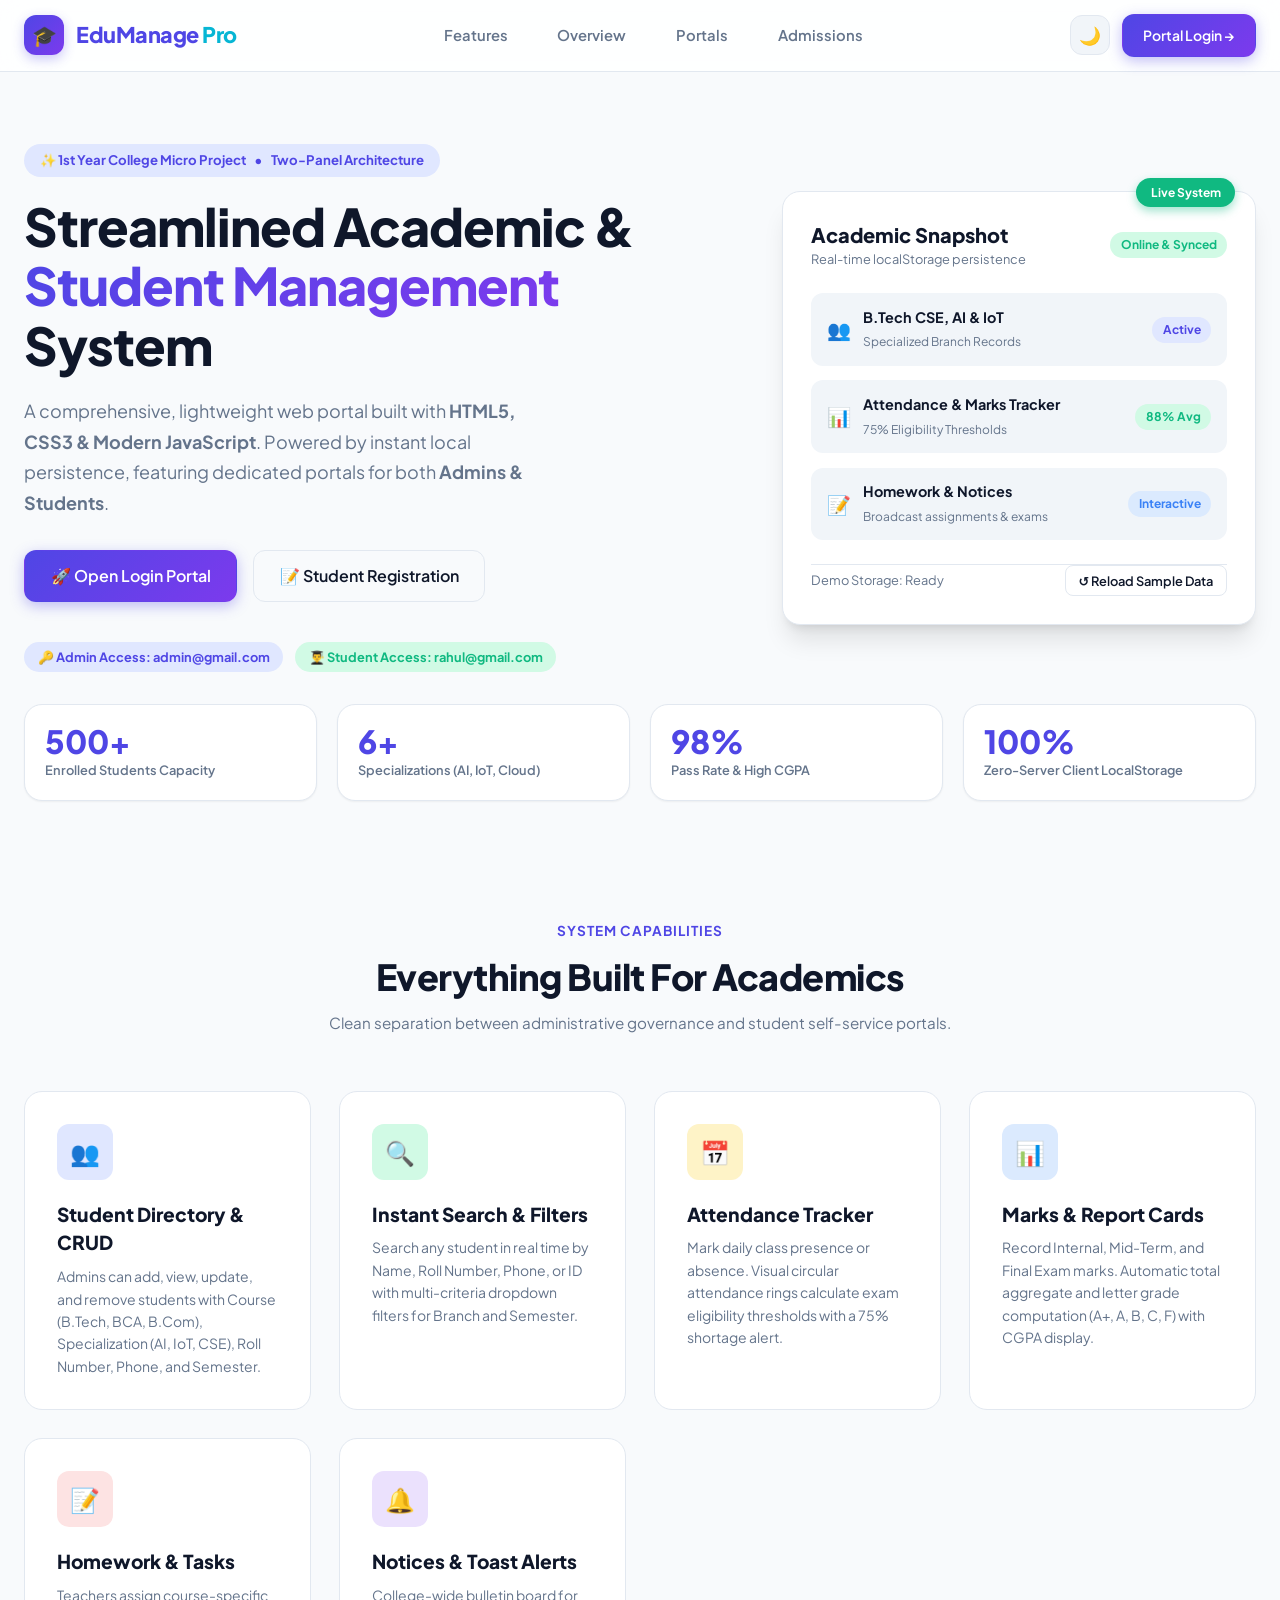
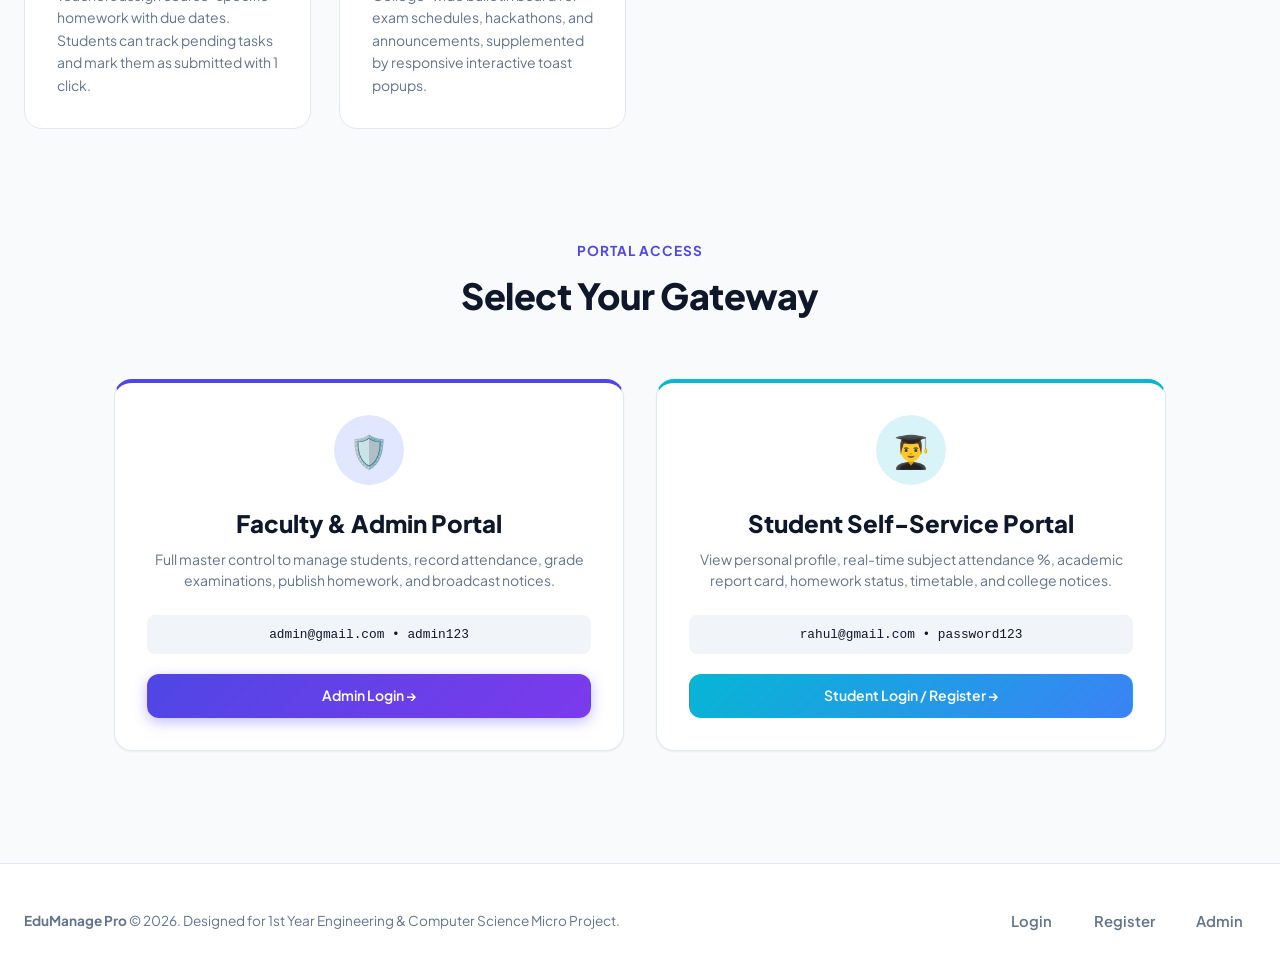
<file: index.html>
<!DOCTYPE html>
<html lang="en">
<head>
  <meta charset="UTF-8">
  <meta name="viewport" content="width=device-width, initial-scale=1.0">
  <title>EduManage Pro | Smart Student Management Portal</title>
  <link rel="preconnect" href="https://fonts.googleapis.com">
  <link rel="preconnect" href="https://fonts.gstatic.com" crossorigin>
  <link href="https://fonts.googleapis.com/css2?family=Plus+Jakarta+Sans:wght@400;500;600;700;800;900&display=swap" rel="stylesheet">
  <link rel="stylesheet" href="css/style.css">
</head>
<body>

  <!-- Navigation Bar -->
  <header class="navbar">
    <div class="nav-container">
      <a href="index.html" class="brand-logo">
        <div class="logo-icon">🎓</div>
        <span>EduManage <span style="color: var(--secondary);">Pro</span></span>
      </a>

      <nav class="nav-menu">
        <a href="#features" class="nav-link">Features</a>
        <a href="#stats" class="nav-link">Overview</a>
        <a href="#portals" class="nav-link">Portals</a>
        <a href="login.html#register" class="nav-link">Admissions</a>
      </nav>

      <div class="nav-actions">
        <!-- Theme Switcher Button -->
        <button class="theme-toggle-btn" onclick="toggleTheme()" title="Toggle Dark/Light Mode">🌙</button>
        <a href="login.html" class="btn btn-primary">Portal Login →</a>
      </div>
    </div>
  </header>

  <!-- Hero Section -->
  <main>
    <section class="hero-section">
      <div class="hero-grid">
        <div>
          <div class="hero-pill">
            <span>✨ 1st Year College Micro Project</span>
            <span>•</span>
            <span>Two-Panel Architecture</span>
          </div>

          <h1 class="hero-title">
            Streamlined Academic & <span>Student Management</span> System
          </h1>

          <p class="hero-desc">
            A comprehensive, lightweight web portal built with <strong>HTML5, CSS3 & Modern JavaScript</strong>. Powered by instant local persistence, featuring dedicated portals for both <strong>Admins & Students</strong>.
          </p>

          <div class="hero-cta">
            <a href="login.html" class="btn btn-primary" style="font-size: 1rem; padding: 0.8rem 1.6rem;">
              🚀 Open Login Portal
            </a>
            <a href="login.html#register" class="btn btn-outline" style="font-size: 1rem; padding: 0.8rem 1.6rem;">
              📝 Student Registration
            </a>
          </div>

          <!-- Quick Access Pill Chips -->
          <div style="display: flex; gap: 0.75rem; flex-wrap: wrap; margin-top: 1rem;">
            <a href="login.html#admin" style="font-size: 0.8rem; font-weight: 700; color: var(--primary); background: var(--primary-light); padding: 0.35rem 0.85rem; border-radius: var(--radius-full);">
              🔑 Admin Access: admin@gmail.com
            </a>
            <a href="login.html" style="font-size: 0.8rem; font-weight: 700; color: var(--success); background: var(--success-light); padding: 0.35rem 0.85rem; border-radius: var(--radius-full);">
              👨‍🎓 Student Access: rahul@gmail.com
            </a>
          </div>
        </div>

        <!-- Hero Preview Card -->
        <div>
          <div class="hero-preview-card">
            <div class="hero-preview-badge">Live System</div>

            <div style="display: flex; align-items: center; justify-content: space-between; margin-bottom: 1.5rem;">
              <div>
                <h3 style="font-weight: 800; font-size: 1.25rem;">Academic Snapshot</h3>
                <p style="font-size: 0.8rem; color: var(--text-muted);">Real-time localStorage persistence</p>
              </div>
              <span class="badge badge-success">Online & Synced</span>
            </div>

            <!-- Mini Preview Metric Items -->
            <div style="display: flex; flex-direction: column; gap: 0.9rem;">
              <div style="background: var(--bg-input); padding: 0.85rem 1rem; border-radius: var(--radius-md); display: flex; justify-content: space-between; align-items: center;">
                <div style="display: flex; align-items: center; gap: 0.75rem;">
                  <span style="font-size: 1.2rem;">👥</span>
                  <div>
                    <strong style="font-size: 0.9rem; display: block;">B.Tech CSE, AI & IoT</strong>
                    <span style="font-size: 0.75rem; color: var(--text-muted);">Specialized Branch Records</span>
                  </div>
                </div>
                <span class="badge badge-primary">Active</span>
              </div>

              <div style="background: var(--bg-input); padding: 0.85rem 1rem; border-radius: var(--radius-md); display: flex; justify-content: space-between; align-items: center;">
                <div style="display: flex; align-items: center; gap: 0.75rem;">
                  <span style="font-size: 1.2rem;">📊</span>
                  <div>
                    <strong style="font-size: 0.9rem; display: block;">Attendance & Marks Tracker</strong>
                    <span style="font-size: 0.75rem; color: var(--text-muted);">75% Eligibility Thresholds</span>
                  </div>
                </div>
                <span class="badge badge-success">88% Avg</span>
              </div>

              <div style="background: var(--bg-input); padding: 0.85rem 1rem; border-radius: var(--radius-md); display: flex; justify-content: space-between; align-items: center;">
                <div style="display: flex; align-items: center; gap: 0.75rem;">
                  <span style="font-size: 1.2rem;">📝</span>
                  <div>
                    <strong style="font-size: 0.9rem; display: block;">Homework & Notices</strong>
                    <span style="font-size: 0.75rem; color: var(--text-muted);">Broadcast assignments & exams</span>
                  </div>
                </div>
                <span class="badge badge-info">Interactive</span>
              </div>
            </div>

            <div style="margin-top: 1.5rem; pt-3; border-top: 1px solid var(--border-color); display: flex; justify-content: space-between; align-items: center; font-size: 0.8rem;">
              <span style="color: var(--text-muted);">Demo Storage: Ready</span>
              <button class="btn btn-outline btn-sm" onclick="Storage.resetDemoData(); showToast('Demo data reloaded!', 'success');">
                ↺ Reload Sample Data
              </button>
            </div>
          </div>
        </div>
      </div>

      <!-- Stats Bar -->
      <div id="stats" class="stats-grid">
        <div class="stat-card">
          <div class="stat-num">500+</div>
          <div class="stat-label">Enrolled Students Capacity</div>
        </div>
        <div class="stat-card">
          <div class="stat-num">6+</div>
          <div class="stat-label">Specializations (AI, IoT, Cloud)</div>
        </div>
        <div class="stat-card">
          <div class="stat-num">98%</div>
          <div class="stat-label">Pass Rate & High CGPA</div>
        </div>
        <div class="stat-card">
          <div class="stat-num">100%</div>
          <div class="stat-label">Zero-Server Client LocalStorage</div>
        </div>
      </div>
    </section>

    <!-- Key Modules / Features Section -->
    <section id="features" class="features-section">
      <div class="section-header">
        <div class="section-subtitle">System Capabilities</div>
        <h2 class="section-title">Everything Built For Academics</h2>
        <p style="color: var(--text-muted); font-size: 0.95rem; margin-top: 0.5rem;">
          Clean separation between administrative governance and student self-service portals.
        </p>
      </div>

      <div class="features-grid">
        <div class="feature-box">
          <div class="feature-icon-wrapper" style="background: var(--primary-light); color: var(--primary);">
            👥
          </div>
          <h3 style="font-size: 1.2rem; font-weight: 800; margin-bottom: 0.5rem;">Student Directory & CRUD</h3>
          <p style="font-size: 0.875rem; color: var(--text-muted); line-height: 1.6;">
            Admins can add, view, update, and remove students with Course (B.Tech, BCA, B.Com), Specialization (AI, IoT, CSE), Roll Number, Phone, and Semester.
          </p>
        </div>

        <div class="feature-box">
          <div class="feature-icon-wrapper" style="background: var(--success-light); color: var(--success);">
            🔍
          </div>
          <h3 style="font-size: 1.2rem; font-weight: 800; margin-bottom: 0.5rem;">Instant Search & Filters</h3>
          <p style="font-size: 0.875rem; color: var(--text-muted); line-height: 1.6;">
            Search any student in real time by Name, Roll Number, Phone, or ID with multi-criteria dropdown filters for Branch and Semester.
          </p>
        </div>

        <div class="feature-box">
          <div class="feature-icon-wrapper" style="background: var(--warning-light); color: var(--warning);">
            📅
          </div>
          <h3 style="font-size: 1.2rem; font-weight: 800; margin-bottom: 0.5rem;">Attendance Tracker</h3>
          <p style="font-size: 0.875rem; color: var(--text-muted); line-height: 1.6;">
            Mark daily class presence or absence. Visual circular attendance rings calculate exam eligibility thresholds with a 75% shortage alert.
          </p>
        </div>

        <div class="feature-box">
          <div class="feature-icon-wrapper" style="background: var(--info-light); color: var(--info);">
            📊
          </div>
          <h3 style="font-size: 1.2rem; font-weight: 800; margin-bottom: 0.5rem;">Marks & Report Cards</h3>
          <p style="font-size: 0.875rem; color: var(--text-muted); line-height: 1.6;">
            Record Internal, Mid-Term, and Final Exam marks. Automatic total aggregate and letter grade computation (A+, A, B, C, F) with CGPA display.
          </p>
        </div>

        <div class="feature-box">
          <div class="feature-icon-wrapper" style="background: rgba(239, 68, 68, 0.15); color: var(--danger);">
            📝
          </div>
          <h3 style="font-size: 1.2rem; font-weight: 800; margin-bottom: 0.5rem;">Homework & Tasks</h3>
          <p style="font-size: 0.875rem; color: var(--text-muted); line-height: 1.6;">
            Teachers assign course-specific homework with due dates. Students can track pending tasks and mark them as submitted with 1 click.
          </p>
        </div>

        <div class="feature-box">
          <div class="feature-icon-wrapper" style="background: rgba(124, 58, 237, 0.15); color: #7c3aed;">
            🔔
          </div>
          <h3 style="font-size: 1.2rem; font-weight: 800; margin-bottom: 0.5rem;">Notices & Toast Alerts</h3>
          <p style="font-size: 0.875rem; color: var(--text-muted); line-height: 1.6;">
            College-wide bulletin board for exam schedules, hackathons, and announcements, supplemented by responsive interactive toast popups.
          </p>
        </div>
      </div>
    </section>

    <!-- Two Portal Selection Cards -->
    <section id="portals" style="padding: 3rem 1.5rem 5rem; max-width: 1100px; margin: 0 auto;">
      <div class="section-header">
        <div class="section-subtitle">Portal Access</div>
        <h2 class="section-title">Select Your Gateway</h2>
      </div>

      <div style="display: grid; grid-template-columns: repeat(auto-fit, minmax(320px, 1fr)); gap: 2rem;">
        
        <!-- Admin Card -->
        <div class="panel-card" style="padding: 2rem; border-top: 4px solid var(--primary); text-align: center;">
          <div style="width: 70px; height: 70px; margin: 0 auto 1.25rem; border-radius: var(--radius-full); background: var(--primary-light); display: flex; align-items: center; justify-content: center; font-size: 2rem;">
            🛡️
          </div>
          <h3 style="font-size: 1.5rem; font-weight: 800; margin-bottom: 0.5rem;">Faculty & Admin Portal</h3>
          <p style="font-size: 0.875rem; color: var(--text-muted); margin-bottom: 1.5rem;">
            Full master control to manage students, record attendance, grade examinations, publish homework, and broadcast notices.
          </p>
          <div style="font-size: 0.8rem; background: var(--bg-input); padding: 0.6rem; border-radius: var(--radius-sm); margin-bottom: 1.25rem; font-family: monospace;">
            admin@gmail.com • admin123
          </div>
          <a href="login.html#admin" class="btn btn-primary" style="width: 100%;">
            Admin Login →
          </a>
        </div>

        <!-- Student Card -->
        <div class="panel-card" style="padding: 2rem; border-top: 4px solid var(--secondary); text-align: center;">
          <div style="width: 70px; height: 70px; margin: 0 auto 1.25rem; border-radius: var(--radius-full); background: rgba(6, 182, 212, 0.15); display: flex; align-items: center; justify-content: center; font-size: 2rem;">
            👨‍🎓
          </div>
          <h3 style="font-size: 1.5rem; font-weight: 800; margin-bottom: 0.5rem;">Student Self-Service Portal</h3>
          <p style="font-size: 0.875rem; color: var(--text-muted); margin-bottom: 1.5rem;">
            View personal profile, real-time subject attendance %, academic report card, homework status, timetable, and college notices.
          </p>
          <div style="font-size: 0.8rem; background: var(--bg-input); padding: 0.6rem; border-radius: var(--radius-sm); margin-bottom: 1.25rem; font-family: monospace;">
            rahul@gmail.com • password123
          </div>
          <a href="login.html" class="btn btn-secondary" style="width: 100%;">
            Student Login / Register →
          </a>
        </div>

      </div>
    </section>
  </main>

  <!-- Footer -->
  <footer class="footer">
    <div class="footer-container">
      <div class="footer-text">
        <strong>EduManage Pro</strong> &copy; 2026. Designed for 1st Year Engineering & Computer Science Micro Project.
      </div>
      <div style="display: flex; gap: 1rem; font-size: 0.85rem;">
        <a href="login.html" class="nav-link">Login</a>
        <a href="login.html#register" class="nav-link">Register</a>
        <a href="login.html#admin" class="nav-link">Admin</a>
      </div>
    </div>
  </footer>

  <!-- Scripts -->
  <script src="js/storage.js"></script>
  <script src="js/app.js"></script>
</body>
</html>
</file>
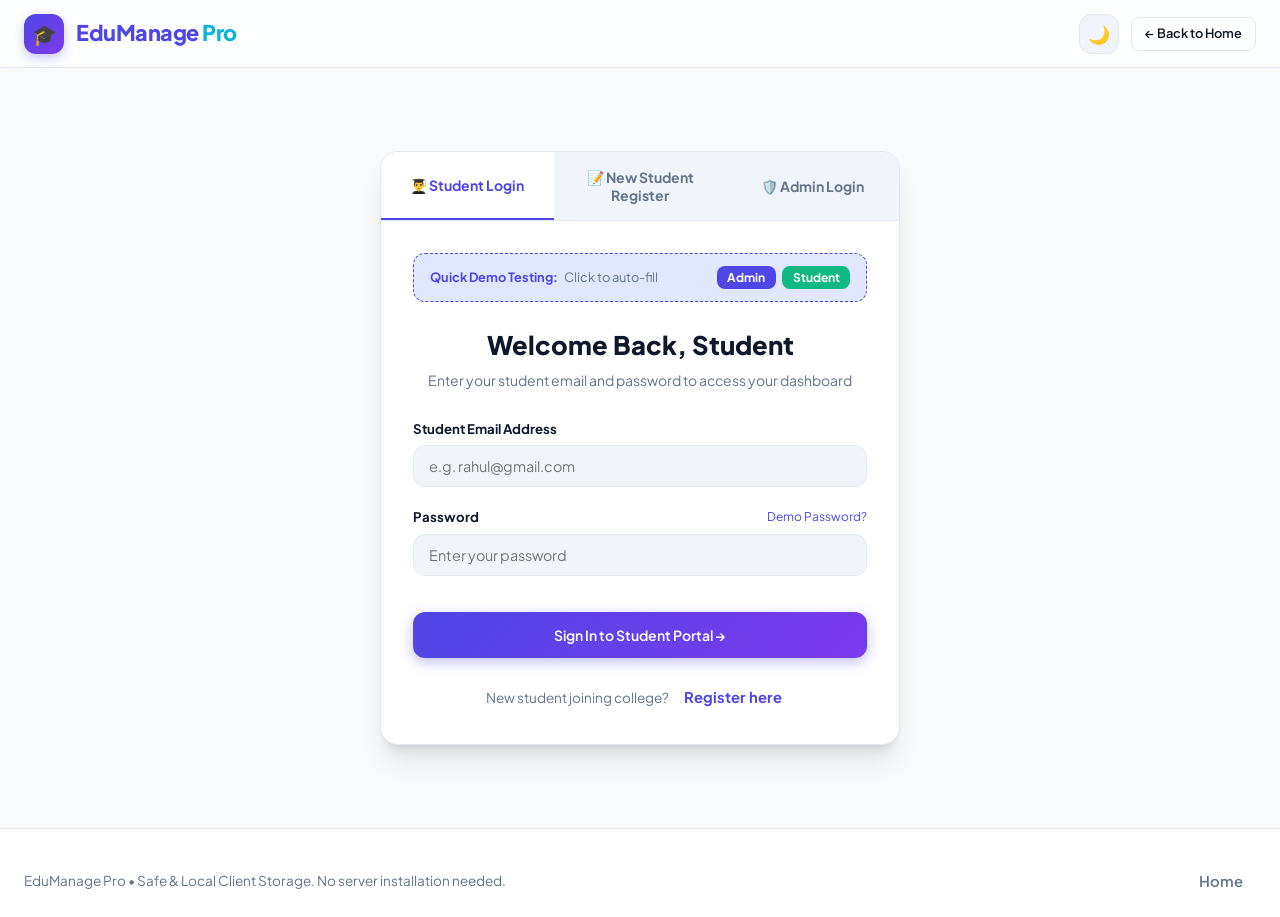
<file: admin-dashboard.html>
<!DOCTYPE html>
<html lang="en">
<head>
  <meta charset="UTF-8">
  <meta name="viewport" content="width=device-width, initial-scale=1.0">
  <title>Admin Dashboard | EduManage Pro</title>
  <link rel="preconnect" href="https://fonts.googleapis.com">
  <link rel="preconnect" href="https://fonts.gstatic.com" crossorigin>
  <link href="https://fonts.googleapis.com/css2?family=Plus+Jakarta+Sans:wght@400;500;600;700;800;900&display=swap" rel="stylesheet">
  <link rel="stylesheet" href="css/style.css">
</head>
<body>

  <!-- Top Navbar -->
  <header class="navbar">
    <div class="nav-container">
      <a href="index.html" class="brand-logo">
        <div class="logo-icon">🛡️</div>
        <span>EduManage <span style="color: var(--secondary);">Admin</span></span>
      </a>

      <div class="nav-actions">
        <button class="theme-toggle-btn" onclick="toggleTheme()" title="Toggle Dark/Light Mode">🌙</button>
        <button class="btn btn-outline btn-sm" onclick="handleLogout()" style="color: var(--danger); border-color: rgba(239, 68, 68, 0.3);">
          🚪 Logout
        </button>
      </div>
    </div>
  </header>

  <!-- Dashboard Layout -->
  <div class="dashboard-layout">
    
    <!-- Sidebar -->
    <aside class="sidebar">
      <div class="sidebar-user">
        <div class="user-avatar">ADM</div>
        <div class="user-details">
          <h4 class="admin-display-name">Prof. Vikram Malhotra</h4>
          <p>Chief Academic Administrator</p>
        </div>
      </div>

      <nav class="sidebar-nav">
        <button type="button" class="sidebar-nav-btn active" data-section="students">
          <span>👥</span> Students Directory
        </button>
        <button type="button" class="sidebar-nav-btn" data-section="attendance">
          <span>📅</span> Attendance Manager
        </button>
        <button type="button" class="sidebar-nav-btn" data-section="marks">
          <span>📊</span> Marks & Grades
        </button>
        <button type="button" class="sidebar-nav-btn" data-section="homework">
          <span>📝</span> Homework & Tasks
        </button>
        <button type="button" class="sidebar-nav-btn" data-section="notices">
          <span>📢</span> College Notices
        </button>
        <button type="button" class="sidebar-nav-btn" data-section="analytics">
          <span>📈</span> Academic Insights
        </button>
      </nav>

      <div class="sidebar-footer">
        <button class="btn btn-outline btn-sm" style="width: 100%; color: #94a3b8; font-size: 0.75rem;" onclick="if(confirm('Reset all demo data to original state?')) { Storage.resetDemoData(); location.reload(); }">
          ↺ Reset Demo Data
        </button>
      </div>
    </aside>

    <!-- Main Workspace -->
    <main class="dashboard-main">
      
      <!-- Top Title Bar -->
      <div class="dashboard-topbar">
        <div class="page-title">
          <h1>Faculty & Admin Workspace</h1>
          <p>Manage enrolled students, academic grading, attendance records, and announcements</p>
        </div>

        <div style="display: flex; gap: 0.75rem;">
          <button class="btn btn-primary" onclick="openModal('addStudentModal')">
            + Add New Student
          </button>
        </div>
      </div>

      <!-- ================= SECTION 1: STUDENTS DIRECTORY ================= -->
      <section id="studentsSection">
        
        <!-- Metrics Row -->
        <div class="metrics-row">
          <div class="metric-box">
            <div class="metric-info">
              <h3 id="totalStudentsCount">0</h3>
              <p>Total Enrolled</p>
            </div>
            <div class="metric-icon" style="background: var(--primary-light); color: var(--primary);">
              👥
            </div>
          </div>

          <div class="metric-box">
            <div class="metric-info">
              <h3 id="btechCount">0</h3>
              <p>B.Tech Students</p>
            </div>
            <div class="metric-icon" style="background: var(--success-light); color: var(--success);">
              ⚙️
            </div>
          </div>

          <div class="metric-box">
            <div class="metric-info">
              <h3 id="bcaCount">0</h3>
              <p>BCA Students</p>
            </div>
            <div class="metric-icon" style="background: var(--info-light); color: var(--info);">
              💻
            </div>
          </div>

          <div class="metric-box">
            <div class="metric-info">
              <h3 id="bcomCount">0</h3>
              <p>B.Com Students</p>
            </div>
            <div class="metric-icon" style="background: var(--warning-light); color: var(--warning);">
              📈
            </div>
          </div>
        </div>

        <!-- Student Search & Multi-Filter Bar -->
        <div class="filter-bar">
          <div class="search-input-wrapper">
            <span class="search-icon">🔍</span>
            <input 
              type="text" 
              id="studentSearchInput" 
              placeholder="Search by Student Name, Roll No, ID, or Phone..."
            >
          </div>

          <!-- Course Filter -->
          <select id="courseFilter" class="filter-select">
            <option value="all">All Courses</option>
            <option value="B.Tech">B.Tech</option>
            <option value="BCA">BCA</option>
            <option value="B.Com">B.Com</option>
            <option value="BBA">BBA</option>
            <option value="B.Sc">B.Sc</option>
          </select>

          <!-- Specialization Filter -->
          <select id="specFilter" class="filter-select">
            <option value="all">All Specializations</option>
            <option value="AI">AI & ML</option>
            <option value="IoT">IoT</option>
            <option value="Computer Science">Computer Science</option>
            <option value="Cyber">Cyber Security</option>
            <option value="Cloud">Cloud Computing</option>
            <option value="Financial">Financial Markets</option>
          </select>

          <!-- Semester Filter -->
          <select id="semFilter" class="filter-select">
            <option value="all">All Semesters</option>
            <option value="Semester 1">Semester 1</option>
            <option value="Semester 2">Semester 2</option>
            <option value="Semester 3">Semester 3</option>
            <option value="Semester 4">Semester 4</option>
          </select>

          <button class="btn btn-outline btn-sm" onclick="document.getElementById('studentSearchInput').value=''; document.getElementById('courseFilter').value='all'; document.getElementById('specFilter').value='all'; document.getElementById('semFilter').value='all'; renderStudentsTable(); showToast('Filters reset', 'info');">
            Clear Filters
          </button>
        </div>

        <!-- Students Table Card -->
        <div class="panel-card">
          <div class="panel-card-header">
            <span class="panel-card-title">Enrolled Students Roster</span>
            <span class="badge badge-primary">Real-time LocalStorage</span>
          </div>
          <div class="table-responsive">
            <table class="custom-table">
              <thead>
                <tr>
                  <th>Student Name</th>
                  <th>Roll / Student ID</th>
                  <th>Course & Branch</th>
                  <th>Semester</th>
                  <th>Phone No.</th>
                  <th>Status</th>
                  <th>Actions</th>
                </tr>
              </thead>
              <tbody id="studentsTableBody">
                <!-- Dynamically Populated by js/admin.js -->
              </tbody>
            </table>
          </div>
        </div>

      </section>

      <!-- ================= SECTION 2: ATTENDANCE MANAGER ================= -->
      <section id="attendanceSection" style="display: none;">
        <div class="panel-card">
          <div class="panel-card-header">
            <span class="panel-card-title">Subject-Wise Attendance Management</span>
            <span class="badge badge-success">75% Mandatory Threshold</span>
          </div>
          <div class="panel-card-body">
            
            <div style="margin-bottom: 1.5rem;">
              <label class="form-label">Select Student to Track Attendance</label>
              <select id="attendanceStudentSelect" class="form-control" style="max-width: 500px;">
                <!-- Populated by JS -->
              </select>
            </div>

            <div id="attendanceDetailsContainer">
              <!-- Rendered by js/admin.js -->
            </div>

          </div>
        </div>
      </section>

      <!-- ================= SECTION 3: MARKS & GRADES ================= -->
      <section id="marksSection" style="display: none;">
        <div class="panel-card">
          <div class="panel-card-header">
            <span class="panel-card-title">Academic Grading & Report Cards</span>
            <span class="badge badge-info">10-Point CGPA Scale</span>
          </div>
          <div class="panel-card-body">
            
            <div style="margin-bottom: 1.5rem;">
              <label class="form-label">Select Student for Marks Management</label>
              <select id="marksStudentSelect" class="form-control" style="max-width: 500px;">
                <!-- Populated by JS -->
              </select>
            </div>

            <div id="marksDetailsContainer">
              <!-- Rendered by js/admin.js -->
            </div>

          </div>
        </div>
      </section>

      <!-- ================= SECTION 4: HOMEWORK & TASKS ================= -->
      <section id="homeworkSection" style="display: none;">
        <div class="panel-card">
          <div class="panel-card-header">
            <span class="panel-card-title">Course Assignments & Homework</span>
            <button class="btn btn-primary btn-sm" onclick="openModal('addHomeworkModal')">
              + Post New Homework
            </button>
          </div>
          <div class="table-responsive">
            <table class="custom-table">
              <thead>
                <tr>
                  <th>Subject</th>
                  <th>Assignment Title</th>
                  <th>Target Course</th>
                  <th>Due Date</th>
                  <th>Default Status</th>
                  <th>Action</th>
                </tr>
              </thead>
              <tbody id="homeworkTableBody">
                <!-- Rendered by js/admin.js -->
              </tbody>
            </table>
          </div>
        </div>
      </section>

      <!-- ================= SECTION 5: NOTICES & ANNOUNCEMENTS ================= -->
      <section id="noticesSection" style="display: none;">
        <div class="panel-card">
          <div class="panel-card-header">
            <span class="panel-card-title">College Notices & Student Bulletin</span>
            <button class="btn btn-primary btn-sm" onclick="openModal('addNoticeModal')">
              + Publish Announcement
            </button>
          </div>
          <div class="table-responsive">
            <table class="custom-table">
              <thead>
                <tr>
                  <th>Notice Headline</th>
                  <th>Category</th>
                  <th>Publish Date</th>
                  <th>Issued By</th>
                  <th>Action</th>
                </tr>
              </thead>
              <tbody id="noticesTableBody">
                <!-- Rendered by js/admin.js -->
              </tbody>
            </table>
          </div>
        </div>
      </section>

      <!-- ================= SECTION 6: ANALYTICS & INSIGHTS ================= -->
      <section id="analyticsSection" style="display: none;">
        <div class="metrics-row">
          <div class="metric-box">
            <div class="metric-info">
              <h3 id="analyticsAvgAttendance">0%</h3>
              <p>Campus Attendance Avg</p>
            </div>
            <div class="metric-icon" style="background: var(--success-light); color: var(--success);">
              📊
            </div>
          </div>

          <div class="metric-box">
            <div class="metric-info">
              <h3 id="analyticsEligibleStudents">0</h3>
              <p>Exam Eligible (≥ 75%)</p>
            </div>
            <div class="metric-icon" style="background: var(--primary-light); color: var(--primary);">
              ✓
            </div>
          </div>

          <div class="metric-box">
            <div class="metric-info">
              <h3 id="analyticsDefaulters">0</h3>
              <p>Defaulters (< 75%)</p>
            </div>
            <div class="metric-icon" style="background: var(--danger-light); color: var(--danger);">
              ⚠
            </div>
          </div>
        </div>

        <div class="panel-card">
          <div class="panel-card-header">
            <span class="panel-card-title">Branch Distribution Summary</span>
          </div>
          <div class="panel-card-body">
            <div style="display: grid; grid-template-columns: repeat(auto-fit, minmax(240px, 1fr)); gap: 1rem;">
              <div style="background: var(--bg-input); padding: 1.25rem; border-radius: var(--radius-md);">
                <strong>B.Tech Specializations:</strong>
                <ul style="margin-top: 0.5rem; font-size: 0.85rem; color: var(--text-muted); line-height: 1.8;">
                  <li>• Artificial Intelligence & Machine Learning (AI & ML)</li>
                  <li>• Internet of Things (IoT) & Embedded Systems</li>
                  <li>• Computer Science (Core) & Cyber Security</li>
                </ul>
              </div>

              <div style="background: var(--bg-input); padding: 1.25rem; border-radius: var(--radius-md);">
                <strong>BCA & B.Com Streams:</strong>
                <ul style="margin-top: 0.5rem; font-size: 0.85rem; color: var(--text-muted); line-height: 1.8;">
                  <li>• Cloud Computing & DevOps (BCA)</li>
                  <li>• Banking, Financial Markets & FinTech (B.Com)</li>
                  <li>• Digital Business Administration (BBA)</li>
                </ul>
              </div>
            </div>
          </div>
        </div>
      </section>

    </main>
  </div>

  <!-- ================= MODALS ================= -->

  <!-- 1. Add Student Modal -->
  <div id="addStudentModal" class="modal-overlay">
    <div class="modal-container">
      <div class="modal-header">
        <h3>Enroll New Student</h3>
        <button class="modal-close-btn" onclick="closeModal('addStudentModal')">✕</button>
      </div>
      <form id="addStudentForm">
        <div class="modal-body">
          <div class="form-row">
            <div class="form-group">
              <label class="form-label">Full Name *</label>
              <input type="text" id="newStudentName" class="form-control" placeholder="e.g. Sameer Dixit" required>
            </div>
            <div class="form-group">
              <label class="form-label">Roll Number *</label>
              <input type="text" id="newStudentRollNo" class="form-control" placeholder="e.g. 23CS110" required>
            </div>
          </div>

          <div class="form-row">
            <div class="form-group">
              <label class="form-label">Email Address *</label>
              <input type="email" id="newStudentEmail" class="form-control" placeholder="e.g. sameer@gmail.com" required>
            </div>
            <div class="form-group">
              <label class="form-label">Phone Number *</label>
              <input type="tel" id="newStudentPhone" class="form-control" placeholder="+91 98000 00000" required>
            </div>
          </div>

          <div class="form-row">
            <div class="form-group">
              <label class="form-label">Course *</label>
              <select id="newStudentCourse" class="form-control" required>
                <option value="B.Tech">B.Tech</option>
                <option value="BCA">BCA</option>
                <option value="B.Com">B.Com</option>
                <option value="BBA">BBA</option>
                <option value="B.Sc">B.Sc</option>
              </select>
            </div>
            <div class="form-group">
              <label class="form-label">Specialization *</label>
              <select id="newStudentSpecialization" class="form-control" required>
                <option value="Artificial Intelligence & ML">Artificial Intelligence & ML</option>
                <option value="Internet of Things (IoT)">Internet of Things (IoT)</option>
                <option value="Computer Science (Core)">Computer Science (Core)</option>
                <option value="Cyber Security & Forensics">Cyber Security & Forensics</option>
                <option value="Cloud Computing & DevOps">Cloud Computing & DevOps</option>
                <option value="Banking & Financial Markets">Banking & Financial Markets</option>
              </select>
            </div>
          </div>

          <div class="form-row">
            <div class="form-group">
              <label class="form-label">Semester *</label>
              <select id="newStudentSemester" class="form-control" required>
                <option value="Semester 1">Semester 1 (1st Year)</option>
                <option value="Semester 2" selected>Semester 2 (1st Year)</option>
                <option value="Semester 3">Semester 3 (2nd Year)</option>
                <option value="Semester 4">Semester 4 (2nd Year)</option>
              </select>
            </div>
            <div class="form-group">
              <label class="form-label">Gender</label>
              <select id="newStudentGender" class="form-control">
                <option value="Male">Male</option>
                <option value="Female">Female</option>
                <option value="Other">Other</option>
              </select>
            </div>
          </div>

          <div class="form-group">
            <label class="form-label">Default Portal Password</label>
            <input type="text" id="newStudentPassword" class="form-control" value="password123">
          </div>
        </div>
        <div class="modal-footer">
          <button type="button" class="btn btn-outline" onclick="closeModal('addStudentModal')">Cancel</button>
          <button type="submit" class="btn btn-primary">Save Student</button>
        </div>
      </form>
    </div>
  </div>

  <!-- 2. Edit Student Modal -->
  <div id="editStudentModal" class="modal-overlay">
    <div class="modal-container">
      <div class="modal-header">
        <h3>Update Student Details</h3>
        <button class="modal-close-btn" onclick="closeModal('editStudentModal')">✕</button>
      </div>
      <form id="editStudentForm">
        <input type="hidden" id="editStudentId">
        <div class="modal-body">
          <div class="form-row">
            <div class="form-group">
              <label class="form-label">Full Name</label>
              <input type="text" id="editStudentName" class="form-control" required>
            </div>
            <div class="form-group">
              <label class="form-label">Roll Number</label>
              <input type="text" id="editStudentRollNo" class="form-control" disabled>
            </div>
          </div>

          <div class="form-row">
            <div class="form-group">
              <label class="form-label">Email (Read Only)</label>
              <input type="email" id="editStudentEmail" class="form-control" disabled>
            </div>
            <div class="form-group">
              <label class="form-label">Phone Number</label>
              <input type="tel" id="editStudentPhone" class="form-control" required>
            </div>
          </div>

          <div class="form-row">
            <div class="form-group">
              <label class="form-label">Course</label>
              <select id="editStudentCourse" class="form-control" required>
                <option value="B.Tech">B.Tech</option>
                <option value="BCA">BCA</option>
                <option value="B.Com">B.Com</option>
                <option value="BBA">BBA</option>
                <option value="B.Sc">B.Sc</option>
              </select>
            </div>
            <div class="form-group">
              <label class="form-label">Specialization</label>
              <select id="editStudentSpecialization" class="form-control" required>
                <option value="Artificial Intelligence & ML">Artificial Intelligence & ML</option>
                <option value="Internet of Things (IoT)">Internet of Things (IoT)</option>
                <option value="Computer Science (Core)">Computer Science (Core)</option>
                <option value="Cyber Security & Forensics">Cyber Security & Forensics</option>
                <option value="Cloud Computing & DevOps">Cloud Computing & DevOps</option>
                <option value="Banking & Financial Markets">Banking & Financial Markets</option>
              </select>
            </div>
          </div>

          <div class="form-row">
            <div class="form-group">
              <label class="form-label">Semester</label>
              <select id="editStudentSemester" class="form-control" required>
                <option value="Semester 1">Semester 1</option>
                <option value="Semester 2">Semester 2</option>
                <option value="Semester 3">Semester 3</option>
                <option value="Semester 4">Semester 4</option>
              </select>
            </div>
            <div class="form-group">
              <label class="form-label">Enrolment Status</label>
              <select id="editStudentStatus" class="form-control">
                <option value="Active">Active</option>
                <option value="Suspended">Suspended</option>
                <option value="Alumni">Alumni</option>
              </select>
            </div>
          </div>
        </div>
        <div class="modal-footer">
          <button type="button" class="btn btn-outline" onclick="closeModal('editStudentModal')">Cancel</button>
          <button type="submit" class="btn btn-primary">Save Changes</button>
        </div>
      </form>
    </div>
  </div>

  <!-- 3. Add Subject Marks Modal -->
  <div id="addMarksModal" class="modal-overlay">
    <div class="modal-container">
      <div class="modal-header">
        <h3>Enter Subject Examination Marks</h3>
        <button class="modal-close-btn" onclick="closeModal('addMarksModal')">✕</button>
      </div>
      <form id="addMarksForm">
        <input type="hidden" id="marksModalStudentId">
        <div class="modal-body">
          <div class="form-row">
            <div class="form-group">
              <label class="form-label">Subject Code *</label>
              <input type="text" id="markSubjectCode" class="form-control" placeholder="e.g. AI205" required>
            </div>
            <div class="form-group">
              <label class="form-label">Subject Name *</label>
              <input type="text" id="markSubjectName" class="form-control" placeholder="e.g. Neural Networks" required>
            </div>
          </div>

          <div class="form-row">
            <div class="form-group">
              <label class="form-label">Internal Assessment (Max 30) *</label>
              <input type="number" id="markInternal" class="form-control" min="0" max="30" value="25" required>
            </div>
            <div class="form-group">
              <label class="form-label">Mid-Term Exam (Max 40) *</label>
              <input type="number" id="markMidterm" class="form-control" min="0" max="40" value="34" required>
            </div>
          </div>

          <div class="form-group">
            <label class="form-label">Final Theory Exam (Max 50) *</label>
            <input type="number" id="markFinal" class="form-control" min="0" max="50" value="42" required>
          </div>
        </div>
        <div class="modal-footer">
          <button type="button" class="btn btn-outline" onclick="closeModal('addMarksModal')">Cancel</button>
          <button type="submit" class="btn btn-primary">Record Marks</button>
        </div>
      </form>
    </div>
  </div>

  <!-- 4. Add Homework Modal -->
  <div id="addHomeworkModal" class="modal-overlay">
    <div class="modal-container">
      <div class="modal-header">
        <h3>Publish Course Homework</h3>
        <button class="modal-close-btn" onclick="closeModal('addHomeworkModal')">✕</button>
      </div>
      <form id="addHomeworkForm">
        <div class="modal-body">
          <div class="form-row">
            <div class="form-group">
              <label class="form-label">Course Degree</label>
              <select id="hwCourse" class="form-control">
                <option value="B.Tech">B.Tech</option>
                <option value="BCA">BCA</option>
                <option value="B.Com">B.Com</option>
                <option value="BBA">BBA</option>
              </select>
            </div>
            <div class="form-group">
              <label class="form-label">Subject Name *</label>
              <input type="text" id="hwSubject" class="form-control" placeholder="e.g. Discrete Math" required>
            </div>
          </div>

          <div class="form-group">
            <label class="form-label">Homework Title *</label>
            <input type="text" id="hwTitle" class="form-control" placeholder="e.g. Graph Theory Proofs & Trees" required>
          </div>

          <div class="form-group">
            <label class="form-label">Submission Due Date *</label>
            <input type="date" id="hwDueDate" class="form-control" required>
          </div>

          <div class="form-group">
            <label class="form-label">Assignment Instructions</label>
            <textarea id="hwDescription" class="form-control" rows="3" placeholder="Provide problem numbers and guidelines..."></textarea>
          </div>
        </div>
        <div class="modal-footer">
          <button type="button" class="btn btn-outline" onclick="closeModal('addHomeworkModal')">Cancel</button>
          <button type="submit" class="btn btn-primary">Publish to Students</button>
        </div>
      </form>
    </div>
  </div>

  <!-- 5. Add Notice Modal -->
  <div id="addNoticeModal" class="modal-overlay">
    <div class="modal-container">
      <div class="modal-header">
        <h3>Broadcast Bulletin Notice</h3>
        <button class="modal-close-btn" onclick="closeModal('addNoticeModal')">✕</button>
      </div>
      <form id="addNoticeForm">
        <div class="modal-body">
          <div class="form-group">
            <label class="form-label">Notice Headline *</label>
            <input type="text" id="noticeTitle" class="form-control" placeholder="e.g. Annual Sports Meet 2026" required>
          </div>

          <div class="form-group">
            <label class="form-label">Category</label>
            <select id="noticeCategory" class="form-control">
              <option value="Important">Important Alert</option>
              <option value="Exam">Exam Schedule</option>
              <option value="Event">Campus Event</option>
              <option value="Holiday">Holiday Notice</option>
            </select>
          </div>

          <div class="form-group">
            <label class="form-label">Notice Details *</label>
            <textarea id="noticeContent" class="form-control" rows="4" placeholder="Full announcement text..." required></textarea>
          </div>
        </div>
        <div class="modal-footer">
          <button type="button" class="btn btn-outline" onclick="closeModal('addNoticeModal')">Cancel</button>
          <button type="submit" class="btn btn-primary">Broadcast</button>
        </div>
      </form>
    </div>
  </div>

  <!-- Scripts -->
  <script src="js/storage.js"></script>
  <script src="js/app.js"></script>
  <script src="js/admin.js"></script>
</body>
</html>
</file>
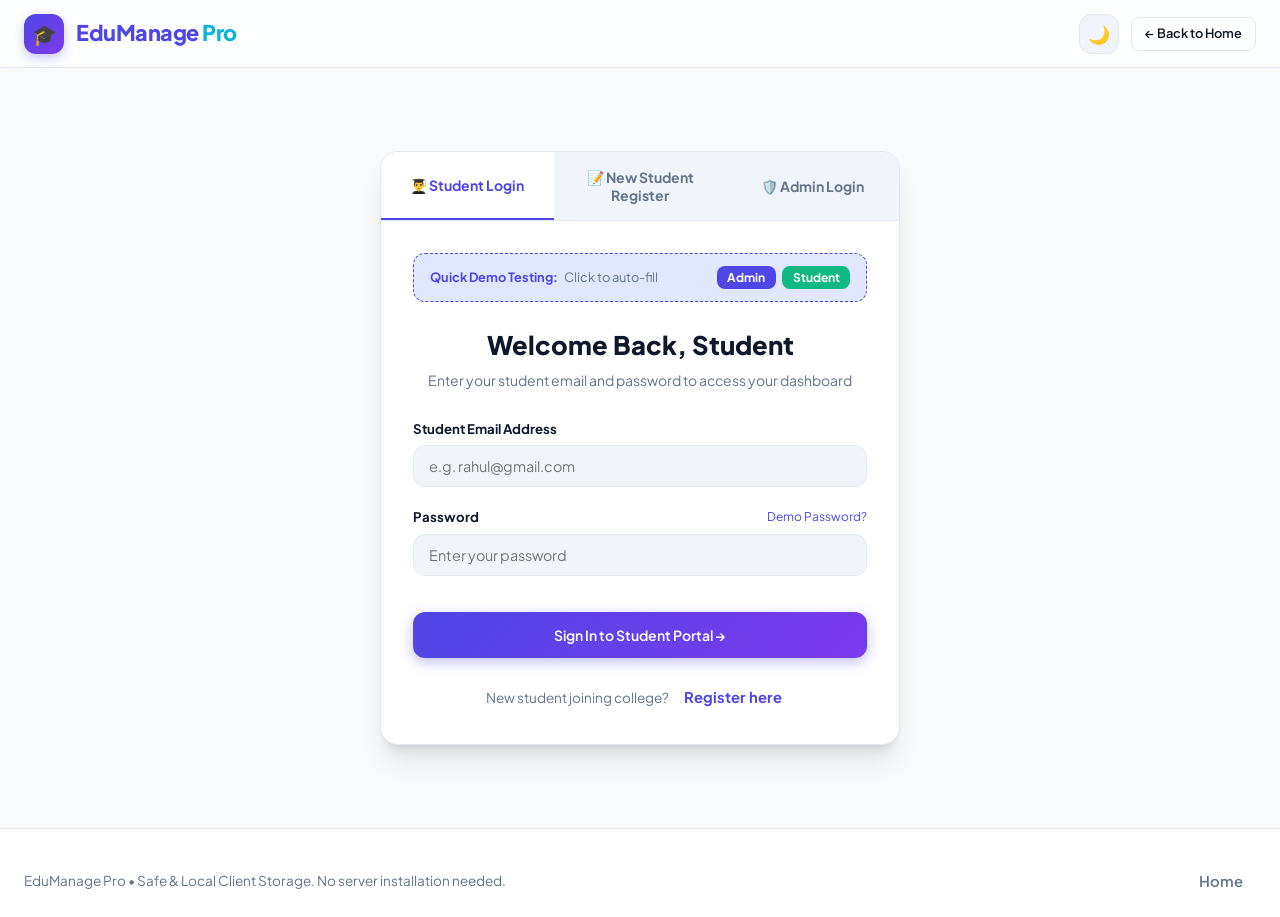
<file: login.html>
<!DOCTYPE html>
<html lang="en">
<head>
  <meta charset="UTF-8">
  <meta name="viewport" content="width=device-width, initial-scale=1.0">
  <title>Portal Authentication | EduManage Pro</title>
  <link rel="preconnect" href="https://fonts.googleapis.com">
  <link rel="preconnect" href="https://fonts.gstatic.com" crossorigin>
  <link href="https://fonts.googleapis.com/css2?family=Plus+Jakarta+Sans:wght@400;500;600;700;800;900&display=swap" rel="stylesheet">
  <link rel="stylesheet" href="css/style.css">
</head>
<body>

  <!-- Top Navbar -->
  <header class="navbar">
    <div class="nav-container">
      <a href="index.html" class="brand-logo">
        <div class="logo-icon">🎓</div>
        <span>EduManage <span style="color: var(--secondary);">Pro</span></span>
      </a>

      <div class="nav-actions">
        <button class="theme-toggle-btn" onclick="toggleTheme()" title="Toggle Dark/Light Mode">🌙</button>
        <a href="index.html" class="btn btn-outline btn-sm">← Back to Home</a>
      </div>
    </div>
  </header>

  <!-- Auth Main Container -->
  <main class="auth-wrapper">
    <div class="auth-container">
      
      <!-- Tabs Header -->
      <div class="auth-tabs">
        <button type="button" class="auth-tab-btn active" data-tab="student-login">
          👨‍🎓 Student Login
        </button>
        <button type="button" class="auth-tab-btn" data-tab="student-register">
          📝 New Student Register
        </button>
        <button type="button" class="auth-tab-btn" data-tab="admin-login">
          🛡️ Admin Login
        </button>
      </div>

      <div class="auth-content">
        
        <!-- One-Click Demo Credentials Chip Bar -->
        <div class="demo-badge-bar">
          <div>
            <strong style="color: var(--primary);">Quick Demo Testing:</strong>
            <span style="color: var(--text-muted); margin-left: 4px;">Click to auto-fill</span>
          </div>
          <div style="display: flex; gap: 0.4rem;">
            <button type="button" class="demo-chip" onclick="quickFillAdmin()">Admin</button>
            <button type="button" class="demo-chip" style="background: var(--success);" onclick="quickFillStudent()">Student</button>
          </div>
        </div>

        <!-- 1. STUDENT LOGIN FORM -->
        <div id="studentLoginFormContainer">
          <div class="auth-header">
            <h2>Welcome Back, Student</h2>
            <p>Enter your student email and password to access your dashboard</p>
          </div>

          <form id="studentLoginForm">
            <div class="form-group">
              <label class="form-label" for="studentEmail">Student Email Address</label>
              <input 
                type="email" 
                id="studentEmail" 
                class="form-control" 
                placeholder="e.g. rahul@gmail.com" 
                required
              >
            </div>

            <div class="form-group">
              <div style="display: flex; justify-content: space-between; align-items: center; margin-bottom: 0.4rem;">
                <label class="form-label" for="studentPassword" style="margin-bottom: 0;">Password</label>
                <span style="font-size: 0.75rem; color: var(--primary); cursor: pointer;" onclick="showToast('Default demo password: password123', 'info')">Demo Password?</span>
              </div>
              <input 
                type="password" 
                id="studentPassword" 
                class="form-control" 
                placeholder="Enter your password" 
                required
              >
            </div>

            <button type="submit" class="btn btn-primary" style="width: 100%; margin-top: 1rem; padding: 0.8rem;">
              Sign In to Student Portal →
            </button>
          </form>

          <div style="text-align: center; margin-top: 1.5rem; font-size: 0.85rem; color: var(--text-muted);">
            New student joining college? 
            <button type="button" class="nav-link" style="color: var(--primary); font-weight: 700; border: none; background: transparent; cursor: pointer;" onclick="document.querySelector('[data-tab=\'student-register\']').click();">
              Register here
            </button>
          </div>
        </div>

        <!-- 2. STUDENT REGISTRATION FORM -->
        <div id="studentRegisterFormContainer" style="display: none;">
          <div class="auth-header">
            <h2>Student Registration</h2>
            <p>Enroll as a new student to create your academic profile</p>
          </div>

          <form id="studentRegisterForm">
            <div class="form-row">
              <div class="form-group">
                <label class="form-label" for="regName">Full Name *</label>
                <input 
                  type="text" 
                  id="regName" 
                  class="form-control" 
                  placeholder="e.g. Tanmay Sen" 
                  required
                >
              </div>

              <div class="form-group">
                <label class="form-label" for="regRollNo">Roll / Enrolment No. *</label>
                <input 
                  type="text" 
                  id="regRollNo" 
                  class="form-control" 
                  placeholder="e.g. 23CS109" 
                  required
                >
              </div>
            </div>

            <div class="form-row">
              <div class="form-group">
                <label class="form-label" for="regEmail">Email Address *</label>
                <input 
                  type="email" 
                  id="regEmail" 
                  class="form-control" 
                  placeholder="e.g. tanmay@gmail.com" 
                  required
                >
              </div>

              <div class="form-group">
                <label class="form-label" for="regPhone">Phone Number *</label>
                <input 
                  type="tel" 
                  id="regPhone" 
                  class="form-control" 
                  placeholder="+91 98765 00000" 
                  required
                >
              </div>
            </div>

            <div class="form-row">
              <div class="form-group">
                <label class="form-label" for="regCourse">Degree / Course *</label>
                <select id="regCourse" class="form-control" required>
                  <option value="B.Tech">B.Tech (Bachelor of Technology)</option>
                  <option value="BCA">BCA (Bachelor of Computer Applications)</option>
                  <option value="B.Com">B.Com (Bachelor of Commerce)</option>
                  <option value="BBA">BBA (Bachelor of Business Admin)</option>
                  <option value="B.Sc">B.Sc (Bachelor of Science)</option>
                </select>
              </div>

              <div class="form-group">
                <label class="form-label" for="regSpecialization">Specialization / Stream *</label>
                <select id="regSpecialization" class="form-control" required>
                  <option value="Artificial Intelligence & ML">Artificial Intelligence & ML</option>
                  <option value="Internet of Things (IoT)">Internet of Things (IoT)</option>
                  <option value="Computer Science (Core)">Computer Science (Core)</option>
                  <option value="Cyber Security & Forensics">Cyber Security & Forensics</option>
                  <option value="Cloud Computing & DevOps">Cloud Computing & DevOps</option>
                  <option value="Data Science & Analytics">Data Science & Analytics</option>
                  <option value="Banking & Financial Markets">Banking & Financial Markets</option>
                </select>
              </div>
            </div>

            <div class="form-row">
              <div class="form-group">
                <label class="form-label" for="regSemester">Current Semester *</label>
                <select id="regSemester" class="form-control" required>
                  <option value="Semester 1">Semester 1 (1st Year)</option>
                  <option value="Semester 2" selected>Semester 2 (1st Year)</option>
                  <option value="Semester 3">Semester 3 (2nd Year)</option>
                  <option value="Semester 4">Semester 4 (2nd Year)</option>
                </select>
              </div>

              <div class="form-group">
                <label class="form-label" for="regGender">Gender</label>
                <select id="regGender" class="form-control">
                  <option value="Male">Male</option>
                  <option value="Female">Female</option>
                  <option value="Other">Other</option>
                </select>
              </div>
            </div>

            <div class="form-group">
              <label class="form-label" for="regPassword">Set Password (Min 6 Characters) *</label>
              <input 
                type="password" 
                id="regPassword" 
                class="form-control" 
                placeholder="Create a strong password" 
                minlength="6"
                required
              >
            </div>

            <button type="submit" class="btn btn-primary" style="width: 100%; margin-top: 1rem; padding: 0.8rem;">
              Complete Registration & Enter Portal →
            </button>
          </form>

          <div style="text-align: center; margin-top: 1.5rem; font-size: 0.85rem; color: var(--text-muted);">
            Already have an account? 
            <button type="button" class="nav-link" style="color: var(--primary); font-weight: 700; border: none; background: transparent; cursor: pointer;" onclick="document.querySelector('[data-tab=\'student-login\']').click();">
              Login here
            </button>
          </div>
        </div>

        <!-- 3. ADMIN LOGIN FORM -->
        <div id="adminLoginFormContainer" style="display: none;">
          <div class="auth-header">
            <h2>Faculty & Admin Portal</h2>
            <p>Access master academic governance and student records</p>
          </div>

          <form id="adminLoginForm">
            <div class="form-group">
              <label class="form-label" for="adminEmail">Admin Registered Email</label>
              <input 
                type="email" 
                id="adminEmail" 
                class="form-control" 
                placeholder="admin@gmail.com" 
                required
              >
            </div>

            <div class="form-group">
              <label class="form-label" for="adminPassword">Master Password</label>
              <input 
                type="password" 
                id="adminPassword" 
                class="form-control" 
                placeholder="Enter admin password" 
                required
              >
            </div>

            <button type="submit" class="btn btn-primary" style="width: 100%; margin-top: 1rem; padding: 0.8rem;">
              Authorize Admin Login →
            </button>
          </form>

          <div style="background: var(--bg-input); padding: 0.85rem; border-radius: var(--radius-md); margin-top: 1.5rem; text-align: center; font-size: 0.8rem;">
            <div style="color: var(--text-muted);">Pre-configured Credentials:</div>
            <code style="font-weight: 800; color: var(--primary);">admin@gmail.com / admin123</code>
          </div>
        </div>

      </div>
    </div>
  </main>

  <!-- Footer -->
  <footer class="footer">
    <div class="footer-container">
      <div class="footer-text">
        EduManage Pro &bull; Safe & Local Client Storage. No server installation needed.
      </div>
      <div>
        <a href="index.html" class="nav-link">Home</a>
      </div>
    </div>
  </footer>

  <!-- Scripts -->
  <script src="js/storage.js"></script>
  <script src="js/app.js"></script>
  <script src="js/auth.js"></script>
</body>
</html>
</file>
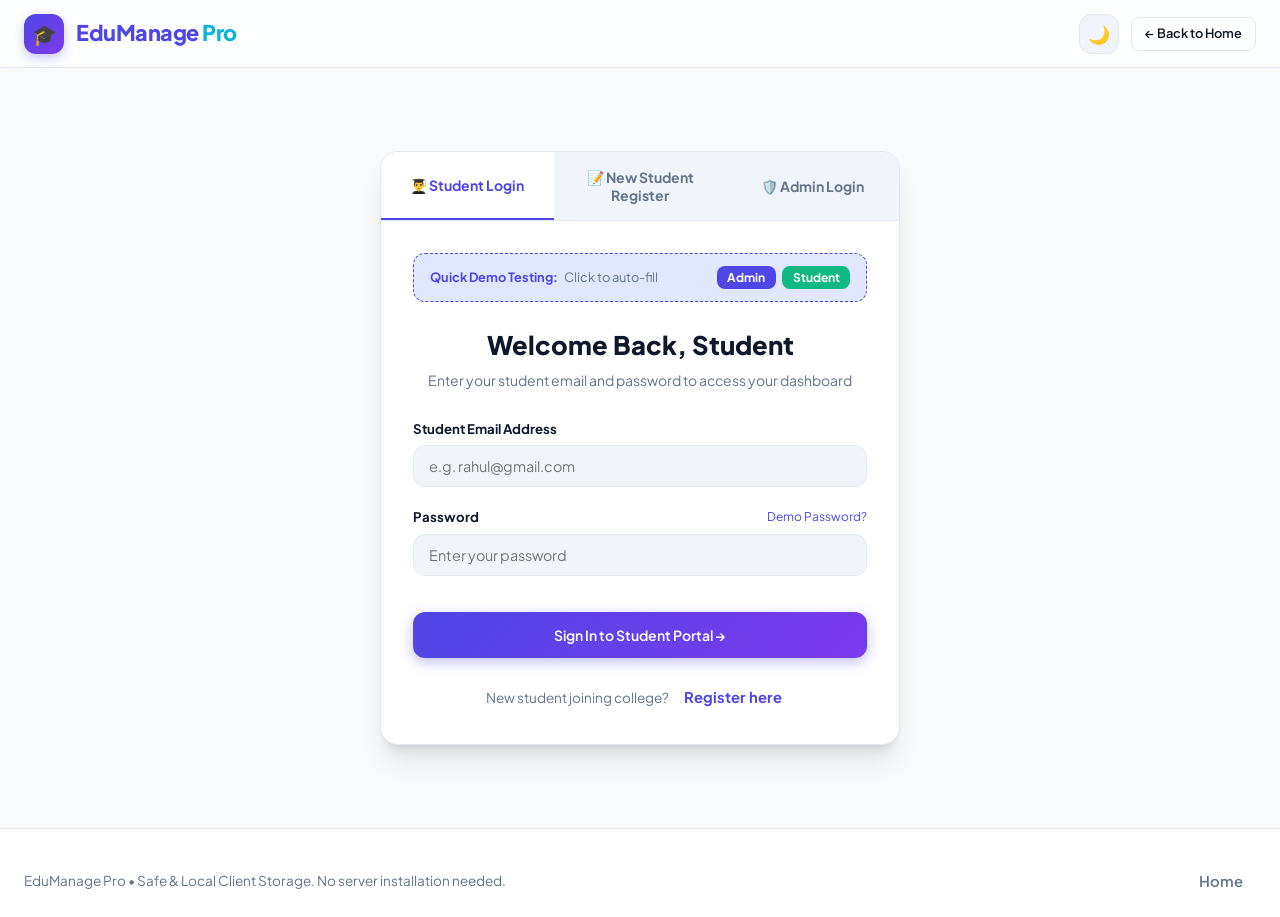
<file: student-dashboard.html>
<!DOCTYPE html>
<html lang="en">
<head>
  <meta charset="UTF-8">
  <meta name="viewport" content="width=device-width, initial-scale=1.0">
  <title>Student Portal | EduManage Pro</title>
  <link rel="preconnect" href="https://fonts.googleapis.com">
  <link rel="preconnect" href="https://fonts.gstatic.com" crossorigin>
  <link href="https://fonts.googleapis.com/css2?family=Plus+Jakarta+Sans:wght@400;500;600;700;800;900&display=swap" rel="stylesheet">
  <link rel="stylesheet" href="css/style.css">
</head>
<body>

  <!-- Top Navbar -->
  <header class="navbar">
    <div class="nav-container">
      <a href="index.html" class="brand-logo">
        <div class="logo-icon">👨‍🎓</div>
        <span>Student <span style="color: var(--secondary);">Portal</span></span>
      </a>

      <div class="nav-actions">
        <button class="theme-toggle-btn" onclick="toggleTheme()" title="Toggle Dark/Light Mode">🌙</button>
        <button class="btn btn-outline btn-sm" onclick="handleLogout()" style="color: var(--danger); border-color: rgba(239, 68, 68, 0.3);">
          🚪 Logout
        </button>
      </div>
    </div>
  </header>

  <!-- Dashboard Layout -->
  <div class="dashboard-layout">
    
    <!-- Sidebar -->
    <aside class="sidebar">
      <div class="sidebar-user">
        <div class="user-avatar student-display-avatar">R</div>
        <div class="user-details">
          <h4 class="student-display-name">Student Name</h4>
          <p class="student-display-roll">Roll No</p>
        </div>
      </div>

      <nav class="sidebar-nav">
        <button type="button" class="sidebar-nav-btn active" data-section="overview">
          <span>🏠</span> Academic Overview
        </button>
        <button type="button" class="sidebar-nav-btn" data-section="attendance">
          <span>📅</span> Attendance Tracker
        </button>
        <button type="button" class="sidebar-nav-btn" data-section="marks">
          <span>📊</span> Marks & Grades
        </button>
        <button type="button" class="sidebar-nav-btn" data-section="homework">
          <span>📝</span> My Homework
        </button>
        <button type="button" class="sidebar-nav-btn" data-section="timetable">
          <span>⏰</span> Class Timetable
        </button>
        <button type="button" class="sidebar-nav-btn" data-section="notices">
          <span>🔔</span> College Notices
        </button>
      </nav>

      <div class="sidebar-footer">
        <button class="btn btn-outline btn-sm" style="width: 100%;" onclick="openModal('editProfileModal')">
          ✏️ Edit My Profile
        </button>
      </div>
    </aside>

    <!-- Main Content Area -->
    <main class="dashboard-main">
      
      <!-- Profile Welcome Banner Card -->
      <div class="profile-banner-card">
        <div class="profile-main-info">
          <div class="profile-avatar-large student-display-avatar">R</div>
          <div class="profile-text">
            <h2>Welcome, <span class="student-display-name">Student</span>!</h2>
            <p>
              <strong class="student-display-course">B.Tech • Artificial Intelligence</strong> • 
              <span class="student-display-sem">Semester 2</span>
            </p>
            <div style="font-size: 0.8rem; margin-top: 0.35rem; opacity: 0.85;">
              Roll: <span class="student-display-roll">23CS101</span> &bull; Status: <span class="badge badge-success" style="background: white; color: #15803d;">Enrolled</span>
            </div>
          </div>
        </div>

        <div>
          <button class="btn btn-outline" style="background: rgba(255, 255, 255, 0.15); color: white; border-color: rgba(255, 255, 255, 0.4);" onclick="openModal('editProfileModal')">
            Update Details
          </button>
        </div>
      </div>

      <!-- ================= SECTION 1: ACADEMIC OVERVIEW ================= -->
      <section id="studentOverviewSection">
        
        <!-- Summary Metric Cards -->
        <div class="metrics-row">
          <div class="metric-box">
            <div class="metric-info">
              <h3 id="studentOverallAttendancePct">0%</h3>
              <p>Overall Attendance</p>
            </div>
            <div class="metric-icon" style="background: var(--success-light); color: var(--success);">
              📅
            </div>
          </div>

          <div class="metric-box">
            <div class="metric-info">
              <h3 id="studentCgpaDisplay">0.0</h3>
              <p>Current CGPA / 10</p>
            </div>
            <div class="metric-icon" style="background: var(--primary-light); color: var(--primary);">
              🎓
            </div>
          </div>

          <div class="metric-box">
            <div class="metric-info">
              <h3 id="studentAggregatePct">0%</h3>
              <p>Aggregate Score</p>
            </div>
            <div class="metric-icon" style="background: var(--info-light); color: var(--info);">
              📈
            </div>
          </div>

          <div class="metric-box">
            <div class="metric-info">
              <h3 id="studentTotalSubjects">0</h3>
              <p>Enrolled Subjects</p>
            </div>
            <div class="metric-icon" style="background: var(--warning-light); color: var(--warning);">
              📚
            </div>
          </div>
        </div>

        <!-- Bio & Contact Card -->
        <div class="panel-card">
          <div class="panel-card-header">
            <span class="panel-card-title">Student Information & Bio</span>
            <span class="badge badge-primary">Personal Details</span>
          </div>
          <div class="panel-card-body">
            <div style="display: grid; grid-template-columns: repeat(auto-fit, minmax(260px, 1fr)); gap: 1.5rem;">
              <div>
                <strong style="font-size: 0.85rem; color: var(--text-muted); display: block; margin-bottom: 0.25rem;">Contact Information</strong>
                <p style="font-size: 0.9rem; margin-bottom: 0.35rem;">📧 Email: <strong class="student-display-email">student@gmail.com</strong></p>
                <p style="font-size: 0.9rem;">📱 Phone: <strong class="student-display-phone">+91 00000 00000</strong></p>
              </div>

              <div>
                <strong style="font-size: 0.85rem; color: var(--text-muted); display: block; margin-bottom: 0.25rem;">Hostel / Home Address</strong>
                <p id="studentAddress" style="font-size: 0.9rem;">Hostel Block A, Campus</p>
              </div>

              <div>
                <strong style="font-size: 0.85rem; color: var(--text-muted); display: block; margin-bottom: 0.25rem;">Student About & Bio</strong>
                <p id="studentBio" style="font-size: 0.9rem; color: var(--text-muted); line-height: 1.6;">
                  Enrolled student passionate about computing and engineering.
                </p>
              </div>
            </div>
          </div>
        </div>

        <!-- Quick Class Timetable Snapshot -->
        <div class="panel-card">
          <div class="panel-card-header">
            <span class="panel-card-title">Today's Class Schedule (Sample)</span>
            <span class="badge badge-success">Room 304 &bull; Block B</span>
          </div>
          <div class="table-responsive">
            <table class="custom-table">
              <thead>
                <tr>
                  <th>Time Slot</th>
                  <th>Course & Subject</th>
                  <th>Faculty Instructor</th>
                  <th>Mode / Venue</th>
                </tr>
              </thead>
              <tbody>
                <tr>
                  <td><strong>09:00 AM - 10:15 AM</strong></td>
                  <td>Data Structures & Algorithms (CS201)</td>
                  <td>Dr. S. K. Gupta</td>
                  <td><span class="badge badge-primary">Lecture Hall 101</span></td>
                </tr>
                <tr>
                  <td><strong>10:30 AM - 11:45 AM</strong></td>
                  <td>AI & Machine Learning Lab / IoT Hardware</td>
                  <td>Prof. Anjali Sharma</td>
                  <td><span class="badge badge-info">Computer Lab 3</span></td>
                </tr>
                <tr>
                  <td><strong>12:00 PM - 01:15 PM</strong></td>
                  <td>Discrete Mathematics (MA203)</td>
                  <td>Prof. K. Venkatesh</td>
                  <td><span class="badge badge-primary">Lecture Hall 202</span></td>
                </tr>
              </tbody>
            </table>
          </div>
        </div>

      </section>

      <!-- ================= SECTION 2: ATTENDANCE TRACKER ================= -->
      <section id="studentAttendanceSection" style="display: none;">
        
        <!-- Attendance Gauge Card -->
        <div class="panel-card">
          <div class="panel-card-header">
            <span class="panel-card-title">Cumulative Attendance Record</span>
            <span id="attendanceStatusBadge" class="badge badge-success">✓ Eligible for Exams</span>
          </div>
          <div class="panel-card-body">
            
            <div style="display: flex; align-items: center; gap: 2rem; flex-wrap: wrap; margin-bottom: 1.5rem;">
              <div id="studentAttendanceCircle" class="circle-progress" style="--percent: 85;">
                <span id="studentOverallAttendancePct">85%</span>
              </div>

              <div>
                <h3 style="font-size: 1.35rem; font-weight: 800; margin-bottom: 0.25rem;">Attendance Status Summary</h3>
                <p id="studentAttendanceRatio" style="color: var(--text-muted); font-size: 0.95rem;">
                  106 / 120 Total Lectures Attended
                </p>
                <p style="font-size: 0.8rem; color: var(--text-muted); margin-top: 0.5rem; max-width: 500px;">
                  College rules mandate a minimum of <strong>75% attendance</strong> per registered subject to appear in end-semester theory and laboratory examinations.
                </p>
              </div>
            </div>

            <!-- Subject Attendance Table -->
            <h4 style="font-size: 1.1rem; font-weight: 800; margin: 1.5rem 0 0.75rem;">Subject-Wise Attendance Details</h4>
            <div class="table-responsive">
              <table class="custom-table">
                <thead>
                  <tr>
                    <th>Subject Code</th>
                    <th>Subject Name</th>
                    <th>Attended</th>
                    <th>Total Held</th>
                    <th>Percentage (%)</th>
                  </tr>
                </thead>
                <tbody id="studentAttendanceTableBody">
                  <!-- Rendered by js/student.js -->
                </tbody>
              </table>
            </div>

          </div>
        </div>
      </section>

      <!-- ================= SECTION 3: MARKS & REPORT CARD ================= -->
      <section id="studentMarksSection" style="display: none;">
        <div class="panel-card">
          <div class="panel-card-header">
            <span class="panel-card-title">Semester Report Card & Examination Grades</span>
            <span class="badge badge-info">Grading Scale: A+ (90%), A (80%), B+ (70%)</span>
          </div>
          <div class="panel-card-body">
            
            <div class="table-responsive">
              <table class="custom-table">
                <thead>
                  <tr>
                    <th>Course Code</th>
                    <th>Subject Title</th>
                    <th>Internal (/30)</th>
                    <th>Mid-Term (/40)</th>
                    <th>Final Exam (/50)</th>
                    <th>Total (/120)</th>
                    <th>Final Grade</th>
                  </tr>
                </thead>
                <tbody id="studentMarksTableBody">
                  <!-- Rendered by js/student.js -->
                </tbody>
              </table>
            </div>

            <div style="margin-top: 2rem; background: var(--bg-input); padding: 1.25rem; border-radius: var(--radius-md); display: flex; justify-content: space-between; align-items: center; flex-wrap: wrap; gap: 1rem;">
              <div>
                <strong>Official Academic Grade Sheet Verification:</strong>
                <p style="font-size: 0.8rem; color: var(--text-muted);">Grades certified by Office of Controller of Examinations.</p>
              </div>
              <button class="btn btn-outline btn-sm" onclick="window.print()">
                🖨️ Print Marksheet
              </button>
            </div>

          </div>
        </div>
      </section>

      <!-- ================= SECTION 4: HOMEWORK & TASKS ================= -->
      <section id="studentHomeworkSection" style="display: none;">
        <div class="panel-card">
          <div class="panel-card-header">
            <span class="panel-card-title">Active Homework Assignments & Projects</span>
            <span class="badge badge-primary">Course-specific Tasks</span>
          </div>
          <div class="panel-card-body">
            <div id="studentHomeworkList">
              <!-- Rendered by js/student.js -->
            </div>
          </div>
        </div>
      </section>

      <!-- ================= SECTION 5: CLASS TIMETABLE ================= -->
      <section id="studentTimetableSection" style="display: none;">
        <div class="panel-card">
          <div class="panel-card-header">
            <span class="panel-card-title">Weekly Lecture & Practical Timetable</span>
            <span class="badge badge-info">Semester 2 Schedule</span>
          </div>
          <div class="table-responsive">
            <table class="custom-table">
              <thead>
                <tr>
                  <th>Day</th>
                  <th>09:00 - 10:15 AM</th>
                  <th>10:30 - 11:45 AM</th>
                  <th>12:00 - 01:15 PM</th>
                  <th>02:00 - 04:00 PM</th>
                </tr>
              </thead>
              <tbody>
                <tr>
                  <td><strong>Monday</strong></td>
                  <td>Data Structures</td>
                  <td>AI & Python</td>
                  <td>Discrete Math</td>
                  <td><span class="badge badge-primary">DSA Coding Lab</span></td>
                </tr>
                <tr>
                  <td><strong>Tuesday</strong></td>
                  <td>Digital Electronics</td>
                  <td>Data Structures</td>
                  <td>Discrete Math</td>
                  <td><span class="badge badge-info">Hardware / IoT Lab</span></td>
                </tr>
                <tr>
                  <td><strong>Wednesday</strong></td>
                  <td>AI & Python</td>
                  <td>Digital Electronics</td>
                  <td>Technical Writing</td>
                  <td><span class="badge badge-success">Library Research</span></td>
                </tr>
                <tr>
                  <td><strong>Thursday</strong></td>
                  <td>Discrete Math</td>
                  <td>Data Structures</td>
                  <td>AI & Python</td>
                  <td><span class="badge badge-primary">AI Project Lab</span></td>
                </tr>
                <tr>
                  <td><strong>Friday</strong></td>
                  <td>Digital Electronics</td>
                  <td>AI & Python</td>
                  <td>Seminar & Mentorship</td>
                  <td><span class="badge badge-warning">Sports & Extra-Curricular</span></td>
                </tr>
              </tbody>
            </table>
          </div>
        </div>
      </section>

      <!-- ================= SECTION 6: COLLEGE NOTICES ================= -->
      <section id="studentNoticesSection" style="display: none;">
        <div class="panel-card">
          <div class="panel-card-header">
            <span class="panel-card-title">Campus Bulletin Board</span>
            <span class="badge badge-primary">Live Faculty Notices</span>
          </div>
          <div class="panel-card-body">
            <div id="studentNoticesContainer">
              <!-- Rendered by js/student.js -->
            </div>
          </div>
        </div>
      </section>

    </main>
  </div>

  <!-- Edit Profile Modal -->
  <div id="editProfileModal" class="modal-overlay">
    <div class="modal-container">
      <div class="modal-header">
        <h3>Edit Personal Information</h3>
        <button class="modal-close-btn" onclick="closeModal('editProfileModal')">✕</button>
      </div>
      <form id="studentEditProfileForm">
        <div class="modal-body">
          <div class="form-group">
            <label class="form-label">Phone Number</label>
            <input type="tel" id="editStudentPhoneInput" class="form-control" required>
          </div>

          <div class="form-group">
            <label class="form-label">Hostel / Residential Address</label>
            <input type="text" id="editStudentAddressInput" class="form-control" required>
          </div>

          <div class="form-group">
            <label class="form-label">About / Student Bio</label>
            <textarea id="editStudentBioInput" class="form-control" rows="3" placeholder="Tell us about yourself..."></textarea>
          </div>

          <p style="font-size: 0.75rem; color: var(--text-muted);">
            Note: Degree, Course, Specialization and Roll Number changes require direct approval from the Academic Registrar.
          </p>
        </div>
        <div class="modal-footer">
          <button type="button" class="btn btn-outline" onclick="closeModal('editProfileModal')">Cancel</button>
          <button type="submit" class="btn btn-primary">Save Profile</button>
        </div>
      </form>
    </div>
  </div>

  <!-- Scripts -->
  <script src="js/storage.js"></script>
  <script src="js/app.js"></script>
  <script src="js/student.js"></script>
</body>
</html>
</file>
<file: css/style.css>
/* ==========================================================================
   EduManage Pro - Modern Student Management System Stylesheet
   Created for 1st Year College Micro-Project with Professional Quality UI
   ========================================================================== */

:root {
  /* Color Palette - Vibrant Indigo & Emerald Theme */
  --primary: #4f46e5;
  --primary-hover: #4338ca;
  --primary-light: #e0e7ff;
  --primary-gradient: linear-gradient(135deg, #4f46e5 0%, #7c3aed 100%);
  
  --secondary: #06b6d4;
  --secondary-gradient: linear-gradient(135deg, #06b6d4 0%, #3b82f6 100%);

  --success: #10b981;
  --success-light: #d1fae5;
  --warning: #f59e0b;
  --warning-light: #fef3c7;
  --danger: #ef4444;
  --danger-light: #fee2e2;
  --info: #3b82f6;
  --info-light: #dbeafe;

  /* Neutral Shades */
  --bg-main: #f8fafc;
  --bg-card: #ffffff;
  --bg-sidebar: #0f172a;
  --bg-input: #f1f5f9;
  
  --text-main: #0f172a;
  --text-muted: #64748b;
  --text-light: #94a3b8;
  --text-white: #ffffff;

  --border-color: #e2e8f0;
  --border-focus: #818cf8;

  /* Shadows */
  --shadow-sm: 0 1px 2px 0 rgb(0 0 0 / 0.05);
  --shadow-md: 0 4px 6px -1px rgb(0 0 0 / 0.08), 0 2px 4px -2px rgb(0 0 0 / 0.08);
  --shadow-lg: 0 10px 15px -3px rgb(0 0 0 / 0.08), 0 4px 6px -4px rgb(0 0 0 / 0.08);
  --shadow-xl: 0 20px 25px -5px rgb(0 0 0 / 0.1), 0 8px 10px -6px rgb(0 0 0 / 0.1);
  --shadow-glow: 0 0 25px rgba(79, 70, 229, 0.25);

  --radius-sm: 8px;
  --radius-md: 12px;
  --radius-lg: 18px;
  --radius-full: 9999px;

  --transition: all 0.25s cubic-bezier(0.4, 0, 0.2, 1);
}

/* Dark Mode Variables */
[data-theme="dark"] {
  --bg-main: #090d16;
  --bg-card: #131b2e;
  --bg-sidebar: #090d16;
  --bg-input: #1e293b;
  
  --text-main: #f1f5f9;
  --text-muted: #94a3b8;
  --text-light: #64748b;

  --border-color: #1e293b;
  --primary-light: rgba(79, 70, 229, 0.2);
  --success-light: rgba(16, 185, 129, 0.15);
  --warning-light: rgba(245, 158, 11, 0.15);
  --danger-light: rgba(239, 68, 68, 0.15);
  --info-light: rgba(59, 130, 246, 0.15);
}

/* CSS Reset & Base */
*, *::before, *::after {
  box-sizing: border-box;
  margin: 0;
  padding: 0;
}

html {
  scroll-behavior: smooth;
  font-size: 16px;
}

body {
  font-family: 'Plus Jakarta Sans', system-ui, -apple-system, BlinkMacSystemFont, "Segoe UI", Roboto, sans-serif;
  background-color: var(--bg-main);
  color: var(--text-main);
  line-height: 1.5;
  transition: background-color 0.3s ease, color 0.3s ease;
  min-height: 100vh;
  display: flex;
  flex-direction: column;
}

a {
  color: inherit;
  text-decoration: none;
}

ul {
  list-style: none;
}

button, input, select, textarea {
  font-family: inherit;
  font-size: inherit;
}

/* ==========================================================================
   Navbar
   ========================================================================== */
.navbar {
  position: sticky;
  top: 0;
  z-index: 100;
  background: rgba(255, 255, 255, 0.85);
  backdrop-filter: blur(12px);
  border-bottom: 1px solid var(--border-color);
  padding: 0.85rem 1.5rem;
  transition: var(--transition);
}

[data-theme="dark"] .navbar {
  background: rgba(19, 27, 46, 0.85);
}

.nav-container {
  max-width: 1280px;
  margin: 0 auto;
  display: flex;
  align-items: center;
  justify-content: space-between;
}

.brand-logo {
  display: flex;
  align-items: center;
  gap: 0.75rem;
  font-weight: 800;
  font-size: 1.35rem;
  color: var(--primary);
  letter-spacing: -0.5px;
}

.logo-icon {
  width: 40px;
  height: 40px;
  border-radius: var(--radius-md);
  background: var(--primary-gradient);
  color: white;
  display: flex;
  align-items: center;
  justify-content: center;
  font-size: 1.25rem;
  box-shadow: 0 4px 12px rgba(79, 70, 229, 0.3);
}

.nav-menu {
  display: flex;
  align-items: center;
  gap: 1.5rem;
}

.nav-link {
  font-size: 0.925rem;
  font-weight: 600;
  color: var(--text-muted);
  transition: var(--transition);
  padding: 0.4rem 0.8rem;
  border-radius: var(--radius-sm);
}

.nav-link:hover, .nav-link.active {
  color: var(--primary);
  background: var(--primary-light);
}

.nav-actions {
  display: flex;
  align-items: center;
  gap: 0.75rem;
}

/* ==========================================================================
   Buttons
   ========================================================================== */
.btn {
  display: inline-flex;
  align-items: center;
  justify-content: center;
  gap: 0.5rem;
  padding: 0.65rem 1.25rem;
  font-size: 0.875rem;
  font-weight: 600;
  border-radius: var(--radius-md);
  border: 1px solid transparent;
  cursor: pointer;
  transition: var(--transition);
  text-align: center;
}

.btn:active {
  transform: scale(0.97);
}

.btn-primary {
  background: var(--primary-gradient);
  color: var(--text-white);
  box-shadow: 0 4px 14px rgba(79, 70, 229, 0.35);
}

.btn-primary:hover {
  box-shadow: 0 6px 20px rgba(79, 70, 229, 0.5);
  filter: brightness(1.08);
}

.btn-secondary {
  background: var(--secondary-gradient);
  color: var(--text-white);
}

.btn-outline {
  background: transparent;
  border-color: var(--border-color);
  color: var(--text-main);
}

.btn-outline:hover {
  background: var(--bg-input);
  border-color: var(--primary);
  color: var(--primary);
}

.btn-danger {
  background: var(--danger);
  color: white;
}

.btn-danger:hover {
  background: #dc2626;
}

.btn-success {
  background: var(--success);
  color: white;
}

.btn-sm {
  padding: 0.4rem 0.8rem;
  font-size: 0.8rem;
  border-radius: var(--radius-sm);
}

.btn-icon {
  width: 36px;
  height: 36px;
  padding: 0;
  border-radius: var(--radius-sm);
  display: inline-flex;
  align-items: center;
  justify-content: center;
}

/* Theme Toggle Button */
.theme-toggle-btn {
  background: var(--bg-input);
  border: 1px solid var(--border-color);
  color: var(--text-main);
  width: 40px;
  height: 40px;
  border-radius: var(--radius-md);
  cursor: pointer;
  display: flex;
  align-items: center;
  justify-content: center;
  font-size: 1.1rem;
  transition: var(--transition);
}

.theme-toggle-btn:hover {
  background: var(--primary-light);
  color: var(--primary);
  transform: rotate(15deg);
}

/* ==========================================================================
   Landing Page / Hero Section
   ========================================================================== */
.hero-section {
  position: relative;
  padding: 4.5rem 1.5rem 3.5rem;
  max-width: 1280px;
  margin: 0 auto;
  overflow: hidden;
}

.hero-grid {
  display: grid;
  grid-template-columns: 1.2fr 0.8fr;
  gap: 3rem;
  align-items: center;
}

.hero-pill {
  display: inline-flex;
  align-items: center;
  gap: 0.5rem;
  padding: 0.4rem 1rem;
  border-radius: var(--radius-full);
  background: var(--primary-light);
  color: var(--primary);
  font-size: 0.825rem;
  font-weight: 700;
  margin-bottom: 1.25rem;
}

.hero-title {
  font-size: 3.25rem;
  font-weight: 900;
  line-height: 1.15;
  letter-spacing: -1px;
  margin-bottom: 1.25rem;
}

.hero-title span {
  background: var(--primary-gradient);
  -webkit-background-clip: text;
  -webkit-text-fill-color: transparent;
}

.hero-desc {
  font-size: 1.125rem;
  color: var(--text-muted);
  line-height: 1.7;
  margin-bottom: 2rem;
  max-width: 540px;
}

.hero-cta {
  display: flex;
  flex-wrap: wrap;
  gap: 1rem;
  margin-bottom: 2.5rem;
}

.stats-grid {
  display: grid;
  grid-template-columns: repeat(4, 1fr);
  gap: 1.25rem;
  margin-top: 2rem;
}

.stat-card {
  background: var(--bg-card);
  padding: 1.25rem;
  border-radius: var(--radius-lg);
  border: 1px solid var(--border-color);
  box-shadow: var(--shadow-sm);
  transition: var(--transition);
}

.stat-card:hover {
  transform: translateY(-4px);
  box-shadow: var(--shadow-md);
  border-color: var(--primary);
}

.stat-num {
  font-size: 2rem;
  font-weight: 900;
  color: var(--primary);
  line-height: 1;
  margin-bottom: 0.25rem;
}

.stat-label {
  font-size: 0.8rem;
  font-weight: 600;
  color: var(--text-muted);
}

.hero-preview-card {
  background: var(--bg-card);
  border: 1px solid var(--border-color);
  border-radius: var(--radius-lg);
  padding: 1.75rem;
  box-shadow: var(--shadow-xl);
  position: relative;
}

.hero-preview-badge {
  position: absolute;
  top: -14px;
  right: 20px;
  background: var(--success);
  color: white;
  padding: 0.35rem 0.9rem;
  border-radius: var(--radius-full);
  font-size: 0.75rem;
  font-weight: 700;
  box-shadow: 0 4px 10px rgba(16, 185, 129, 0.4);
}

/* Feature Cards Grid */
.features-section {
  padding: 4rem 1.5rem;
  max-width: 1280px;
  margin: 0 auto;
}

.section-header {
  text-align: center;
  max-width: 650px;
  margin: 0 auto 3.5rem;
}

.section-subtitle {
  font-size: 0.85rem;
  font-weight: 700;
  text-transform: uppercase;
  color: var(--primary);
  letter-spacing: 1px;
  margin-bottom: 0.5rem;
}

.section-title {
  font-size: 2.25rem;
  font-weight: 800;
  letter-spacing: -0.5px;
}

.features-grid {
  display: grid;
  grid-template-columns: repeat(auto-fit, minmax(280px, 1fr));
  gap: 1.75rem;
}

.feature-box {
  background: var(--bg-card);
  border: 1px solid var(--border-color);
  border-radius: var(--radius-lg);
  padding: 2rem;
  transition: var(--transition);
}

.feature-box:hover {
  transform: translateY(-6px);
  box-shadow: var(--shadow-lg);
  border-color: var(--border-focus);
}

.feature-icon-wrapper {
  width: 56px;
  height: 56px;
  border-radius: var(--radius-md);
  display: flex;
  align-items: center;
  justify-content: center;
  font-size: 1.5rem;
  margin-bottom: 1.25rem;
}

/* ==========================================================================
   Auth / Login / Register Page
   ========================================================================== */
.auth-wrapper {
  min-height: calc(100vh - 140px);
  display: flex;
  align-items: center;
  justify-content: center;
  padding: 2.5rem 1rem;
}

.auth-container {
  width: 100%;
  max-width: 520px;
  background: var(--bg-card);
  border: 1px solid var(--border-color);
  border-radius: var(--radius-lg);
  box-shadow: var(--shadow-xl);
  overflow: hidden;
  transition: var(--transition);
}

.auth-tabs {
  display: flex;
  background: var(--bg-input);
  border-bottom: 1px solid var(--border-color);
}

.auth-tab-btn {
  flex: 1;
  padding: 1rem 0.5rem;
  font-size: 0.875rem;
  font-weight: 700;
  background: transparent;
  border: none;
  cursor: pointer;
  color: var(--text-muted);
  transition: var(--transition);
  text-align: center;
}

.auth-tab-btn.active {
  background: var(--bg-card);
  color: var(--primary);
  border-bottom: 2px solid var(--primary);
}

.auth-content {
  padding: 2rem;
}

.auth-header {
  text-align: center;
  margin-bottom: 1.75rem;
}

.auth-header h2 {
  font-size: 1.6rem;
  font-weight: 800;
  margin-bottom: 0.35rem;
}

.auth-header p {
  font-size: 0.875rem;
  color: var(--text-muted);
}

/* Quick Fill Demo Credentials Banner */
.demo-badge-bar {
  background: var(--primary-light);
  border: 1px dashed var(--primary);
  border-radius: var(--radius-md);
  padding: 0.75rem 1rem;
  margin-bottom: 1.5rem;
  display: flex;
  align-items: center;
  justify-content: space-between;
  gap: 0.5rem;
  font-size: 0.8rem;
}

.demo-chip {
  background: var(--primary);
  color: white;
  padding: 0.25rem 0.65rem;
  border-radius: var(--radius-sm);
  font-weight: 700;
  cursor: pointer;
  border: none;
  font-size: 0.75rem;
  transition: var(--transition);
}

.demo-chip:hover {
  filter: brightness(1.15);
}

/* Form Groups */
.form-group {
  margin-bottom: 1.25rem;
}

.form-row {
  display: grid;
  grid-template-columns: 1fr 1fr;
  gap: 1rem;
}

.form-label {
  display: block;
  font-size: 0.825rem;
  font-weight: 700;
  color: var(--text-main);
  margin-bottom: 0.4rem;
}

.form-control {
  width: 100%;
  padding: 0.7rem 0.95rem;
  border-radius: var(--radius-md);
  border: 1px solid var(--border-color);
  background: var(--bg-input);
  color: var(--text-main);
  outline: none;
  font-size: 0.9rem;
  transition: var(--transition);
}

.form-control:focus {
  border-color: var(--primary);
  background: var(--bg-card);
  box-shadow: 0 0 0 3px rgba(79, 70, 229, 0.15);
}

select.form-control {
  cursor: pointer;
}

/* ==========================================================================
   Dashboard Layout (Admin & Student)
   ========================================================================== */
.dashboard-layout {
  display: flex;
  min-height: calc(100vh - 70px);
}

/* Sidebar */
.sidebar {
  width: 260px;
  background: var(--bg-sidebar);
  color: #f8fafc;
  display: flex;
  flex-direction: column;
  transition: var(--transition);
  flex-shrink: 0;
  border-right: 1px solid rgba(255, 255, 255, 0.08);
}

.sidebar-header {
  padding: 1.5rem;
  display: flex;
  align-items: center;
  gap: 0.75rem;
  border-bottom: 1px solid rgba(255, 255, 255, 0.08);
}

.sidebar-user {
  padding: 1.25rem 1.5rem;
  display: flex;
  align-items: center;
  gap: 0.85rem;
  background: rgba(255, 255, 255, 0.03);
  border-bottom: 1px solid rgba(255, 255, 255, 0.08);
}

.user-avatar {
  width: 44px;
  height: 44px;
  border-radius: var(--radius-full);
  background: var(--primary-gradient);
  display: flex;
  align-items: center;
  justify-content: center;
  font-weight: 800;
  color: white;
  font-size: 1.1rem;
  box-shadow: 0 4px 10px rgba(0, 0, 0, 0.3);
}

.user-details h4 {
  font-size: 0.925rem;
  font-weight: 700;
  line-height: 1.2;
}

.user-details p {
  font-size: 0.75rem;
  color: #94a3b8;
}

.sidebar-nav {
  padding: 1.25rem 1rem;
  display: flex;
  flex-direction: column;
  gap: 0.35rem;
  flex: 1;
}

.sidebar-nav-btn {
  display: flex;
  align-items: center;
  gap: 0.85rem;
  padding: 0.75rem 1rem;
  border-radius: var(--radius-md);
  color: #cbd5e1;
  font-size: 0.9rem;
  font-weight: 600;
  border: none;
  background: transparent;
  cursor: pointer;
  text-align: left;
  transition: var(--transition);
  width: 100%;
}

.sidebar-nav-btn:hover {
  background: rgba(255, 255, 255, 0.08);
  color: white;
}

.sidebar-nav-btn.active {
  background: var(--primary);
  color: white;
  box-shadow: 0 4px 12px rgba(79, 70, 229, 0.4);
}

.sidebar-footer {
  padding: 1.25rem;
  border-top: 1px solid rgba(255, 255, 255, 0.08);
}

/* Main Dashboard Body */
.dashboard-main {
  flex: 1;
  background: var(--bg-main);
  padding: 2rem;
  overflow-y: auto;
  max-width: 1440px;
}

.dashboard-topbar {
  display: flex;
  align-items: center;
  justify-content: space-between;
  margin-bottom: 2rem;
  flex-wrap: wrap;
  gap: 1rem;
}

.page-title h1 {
  font-size: 1.85rem;
  font-weight: 800;
  letter-spacing: -0.5px;
}

.page-title p {
  font-size: 0.875rem;
  color: var(--text-muted);
}

/* Metric / Counter Cards */
.metrics-row {
  display: grid;
  grid-template-columns: repeat(auto-fit, minmax(220px, 1fr));
  gap: 1.25rem;
  margin-bottom: 2rem;
}

.metric-box {
  background: var(--bg-card);
  border: 1px solid var(--border-color);
  border-radius: var(--radius-lg);
  padding: 1.5rem;
  box-shadow: var(--shadow-sm);
  display: flex;
  align-items: center;
  justify-content: space-between;
}

.metric-info h3 {
  font-size: 1.85rem;
  font-weight: 800;
  color: var(--text-main);
  line-height: 1.1;
  margin-bottom: 0.25rem;
}

.metric-info p {
  font-size: 0.825rem;
  font-weight: 600;
  color: var(--text-muted);
}

.metric-icon {
  width: 48px;
  height: 48px;
  border-radius: var(--radius-md);
  display: flex;
  align-items: center;
  justify-content: center;
  font-size: 1.35rem;
}

/* Content Panel Card */
.panel-card {
  background: var(--bg-card);
  border: 1px solid var(--border-color);
  border-radius: var(--radius-lg);
  box-shadow: var(--shadow-sm);
  margin-bottom: 2rem;
  overflow: hidden;
}

.panel-card-header {
  padding: 1.25rem 1.5rem;
  border-bottom: 1px solid var(--border-color);
  display: flex;
  align-items: center;
  justify-content: space-between;
  flex-wrap: wrap;
  gap: 1rem;
}

.panel-card-title {
  font-size: 1.15rem;
  font-weight: 800;
}

.panel-card-body {
  padding: 1.5rem;
}

/* Filter & Search Bar */
.filter-bar {
  display: flex;
  flex-wrap: wrap;
  gap: 0.75rem;
  align-items: center;
  margin-bottom: 1.5rem;
  background: var(--bg-input);
  padding: 0.75rem 1rem;
  border-radius: var(--radius-md);
  border: 1px solid var(--border-color);
}

.search-input-wrapper {
  flex: 1;
  min-width: 220px;
  position: relative;
}

.search-input-wrapper input {
  width: 100%;
  padding: 0.6rem 0.85rem 0.6rem 2.25rem;
  border-radius: var(--radius-sm);
  border: 1px solid var(--border-color);
  background: var(--bg-card);
  color: var(--text-main);
  outline: none;
  font-size: 0.875rem;
}

.search-icon {
  position: absolute;
  left: 0.75rem;
  top: 50%;
  transform: translateY(-50%);
  color: var(--text-muted);
  pointer-events: none;
}

.filter-select {
  padding: 0.6rem 0.85rem;
  border-radius: var(--radius-sm);
  border: 1px solid var(--border-color);
  background: var(--bg-card);
  color: var(--text-main);
  font-size: 0.875rem;
  outline: none;
  cursor: pointer;
}

/* Data Table */
.table-responsive {
  width: 100%;
  overflow-x: auto;
}

.custom-table {
  width: 100%;
  border-collapse: collapse;
  text-align: left;
  font-size: 0.875rem;
}

.custom-table th {
  background: var(--bg-input);
  padding: 0.85rem 1rem;
  font-weight: 700;
  color: var(--text-muted);
  text-transform: uppercase;
  font-size: 0.75rem;
  letter-spacing: 0.5px;
  border-bottom: 1px solid var(--border-color);
}

.custom-table td {
  padding: 1rem;
  border-bottom: 1px solid var(--border-color);
  vertical-align: middle;
}

.custom-table tr:hover td {
  background: var(--bg-input);
}

/* Badges */
.badge {
  display: inline-flex;
  align-items: center;
  gap: 0.35rem;
  padding: 0.25rem 0.65rem;
  border-radius: var(--radius-full);
  font-size: 0.75rem;
  font-weight: 700;
}

.badge-primary { background: var(--primary-light); color: var(--primary); }
.badge-success { background: var(--success-light); color: var(--success); }
.badge-warning { background: var(--warning-light); color: var(--warning); }
.badge-danger { background: var(--danger-light); color: var(--danger); }
.badge-info { background: var(--info-light); color: var(--info); }

/* Progress Ring / Bar */
.progress-bar-container {
  width: 100%;
  height: 8px;
  background: var(--bg-input);
  border-radius: var(--radius-full);
  overflow: hidden;
  margin-top: 0.4rem;
}

.progress-bar-fill {
  height: 100%;
  background: var(--primary);
  border-radius: var(--radius-full);
  transition: width 0.5s ease;
}

/* Student Profile Card (in Student Dashboard) */
.profile-banner-card {
  background: var(--primary-gradient);
  color: white;
  border-radius: var(--radius-lg);
  padding: 2rem;
  display: flex;
  align-items: center;
  justify-content: space-between;
  gap: 1.5rem;
  margin-bottom: 2rem;
  box-shadow: var(--shadow-lg);
  flex-wrap: wrap;
}

.profile-main-info {
  display: flex;
  align-items: center;
  gap: 1.5rem;
}

.profile-avatar-large {
  width: 80px;
  height: 80px;
  border-radius: var(--radius-full);
  background: white;
  color: var(--primary);
  display: flex;
  align-items: center;
  justify-content: center;
  font-size: 2.25rem;
  font-weight: 800;
  box-shadow: 0 8px 18px rgba(0, 0, 0, 0.25);
  border: 4px solid rgba(255, 255, 255, 0.3);
}

.profile-text h2 {
  font-size: 1.65rem;
  font-weight: 800;
  margin-bottom: 0.25rem;
}

.profile-text p {
  opacity: 0.9;
  font-size: 0.925rem;
}

/* Attendance Circular Metric */
.attendance-circle-card {
  display: flex;
  align-items: center;
  gap: 1.5rem;
}

.circle-progress {
  width: 100px;
  height: 100px;
  border-radius: 50%;
  display: flex;
  align-items: center;
  justify-content: center;
  background: conic-gradient(var(--success) calc(var(--percent) * 1%), var(--bg-input) 0);
  position: relative;
}

.circle-progress::before {
  content: "";
  position: absolute;
  width: 80px;
  height: 80px;
  border-radius: 50%;
  background: var(--bg-card);
}

.circle-progress span {
  position: relative;
  font-size: 1.35rem;
  font-weight: 800;
  color: var(--text-main);
}

/* Notice / Announcements Feed */
.notice-item {
  padding: 1rem 1.25rem;
  border-radius: var(--radius-md);
  background: var(--bg-input);
  border-left: 4px solid var(--primary);
  margin-bottom: 1rem;
  transition: var(--transition);
}

.notice-item:hover {
  transform: translateX(4px);
  background: var(--primary-light);
}

.notice-header {
  display: flex;
  align-items: center;
  justify-content: space-between;
  margin-bottom: 0.35rem;
}

.notice-title {
  font-weight: 700;
  font-size: 0.95rem;
}

.notice-date {
  font-size: 0.75rem;
  color: var(--text-muted);
}

.notice-body {
  font-size: 0.85rem;
  color: var(--text-muted);
}

/* ==========================================================================
   Modals
   ========================================================================== */
.modal-overlay {
  position: fixed;
  inset: 0;
  background: rgba(0, 0, 0, 0.65);
  backdrop-filter: blur(4px);
  display: none;
  align-items: center;
  justify-content: center;
  z-index: 1000;
  padding: 1rem;
}

.modal-overlay.active {
  display: flex;
}

.modal-container {
  background: var(--bg-card);
  border: 1px solid var(--border-color);
  border-radius: var(--radius-lg);
  width: 100%;
  max-width: 600px;
  max-height: 90vh;
  overflow-y: auto;
  box-shadow: var(--shadow-xl);
  animation: modalEnter 0.25s cubic-bezier(0.16, 1, 0.3, 1);
}

@keyframes modalEnter {
  from { opacity: 0; transform: scale(0.95) translateY(10px); }
  to { opacity: 1; transform: scale(1) translateY(0); }
}

.modal-header {
  padding: 1.25rem 1.5rem;
  border-bottom: 1px solid var(--border-color);
  display: flex;
  align-items: center;
  justify-content: space-between;
}

.modal-header h3 {
  font-size: 1.25rem;
  font-weight: 800;
}

.modal-close-btn {
  background: transparent;
  border: none;
  font-size: 1.25rem;
  color: var(--text-muted);
  cursor: pointer;
  width: 32px;
  height: 32px;
  border-radius: var(--radius-sm);
  display: flex;
  align-items: center;
  justify-content: center;
  transition: var(--transition);
}

.modal-close-btn:hover {
  background: var(--bg-input);
  color: var(--text-main);
}

.modal-body {
  padding: 1.5rem;
}

.modal-footer {
  padding: 1.25rem 1.5rem;
  border-top: 1px solid var(--border-color);
  display: flex;
  align-items: center;
  justify-content: flex-end;
  gap: 0.75rem;
}

/* ==========================================================================
   Toast Notification System
   ========================================================================== */
.toast-container {
  position: fixed;
  top: 24px;
  right: 24px;
  z-index: 9999;
  display: flex;
  flex-direction: column;
  gap: 0.75rem;
  pointer-events: none;
}

.toast {
  pointer-events: auto;
  background: var(--bg-card);
  border: 1px solid var(--border-color);
  border-radius: var(--radius-md);
  padding: 0.85rem 1.25rem;
  box-shadow: var(--shadow-xl);
  display: flex;
  align-items: center;
  gap: 0.85rem;
  min-width: 280px;
  max-width: 400px;
  font-size: 0.875rem;
  font-weight: 600;
  animation: toastSlideIn 0.3s cubic-bezier(0.16, 1, 0.3, 1);
  transition: all 0.25s ease;
}

.toast.toast-success {
  border-left: 4px solid var(--success);
}

.toast.toast-danger {
  border-left: 4px solid var(--danger);
}

.toast.toast-info {
  border-left: 4px solid var(--primary);
}

.toast.toast-warning {
  border-left: 4px solid var(--warning);
}

@keyframes toastSlideIn {
  from { opacity: 0; transform: translateX(50px); }
  to { opacity: 1; transform: translateX(0); }
}

/* ==========================================================================
   Footer
   ========================================================================== */
.footer {
  background: var(--bg-card);
  border-top: 1px solid var(--border-color);
  padding: 2.5rem 1.5rem 1.5rem;
  margin-top: auto;
}

.footer-container {
  max-width: 1280px;
  margin: 0 auto;
  display: flex;
  align-items: center;
  justify-content: space-between;
  flex-wrap: wrap;
  gap: 1.5rem;
}

.footer-text {
  font-size: 0.85rem;
  color: var(--text-muted);
}

/* ==========================================================================
   Responsive Media Queries
   ========================================================================== */
@media (max-width: 992px) {
  .hero-grid {
    grid-template-columns: 1fr;
    gap: 2.5rem;
  }
  .hero-title {
    font-size: 2.65rem;
  }
  .stats-grid {
    grid-template-columns: repeat(2, 1fr);
  }
  .dashboard-layout {
    flex-direction: column;
  }
  .sidebar {
    width: 100%;
    border-right: none;
    border-bottom: 1px solid rgba(255, 255, 255, 0.08);
  }
  .sidebar-nav {
    flex-direction: row;
    overflow-x: auto;
    padding: 0.75rem;
  }
  .sidebar-nav-btn {
    white-space: nowrap;
  }
}

@media (max-width: 640px) {
  .hero-title {
    font-size: 2.15rem;
  }
  .form-row {
    grid-template-columns: 1fr;
  }
  .stats-grid {
    grid-template-columns: 1fr;
  }
  .dashboard-main {
    padding: 1.25rem;
  }
  .nav-menu {
    display: none;
  }
}
</file>
